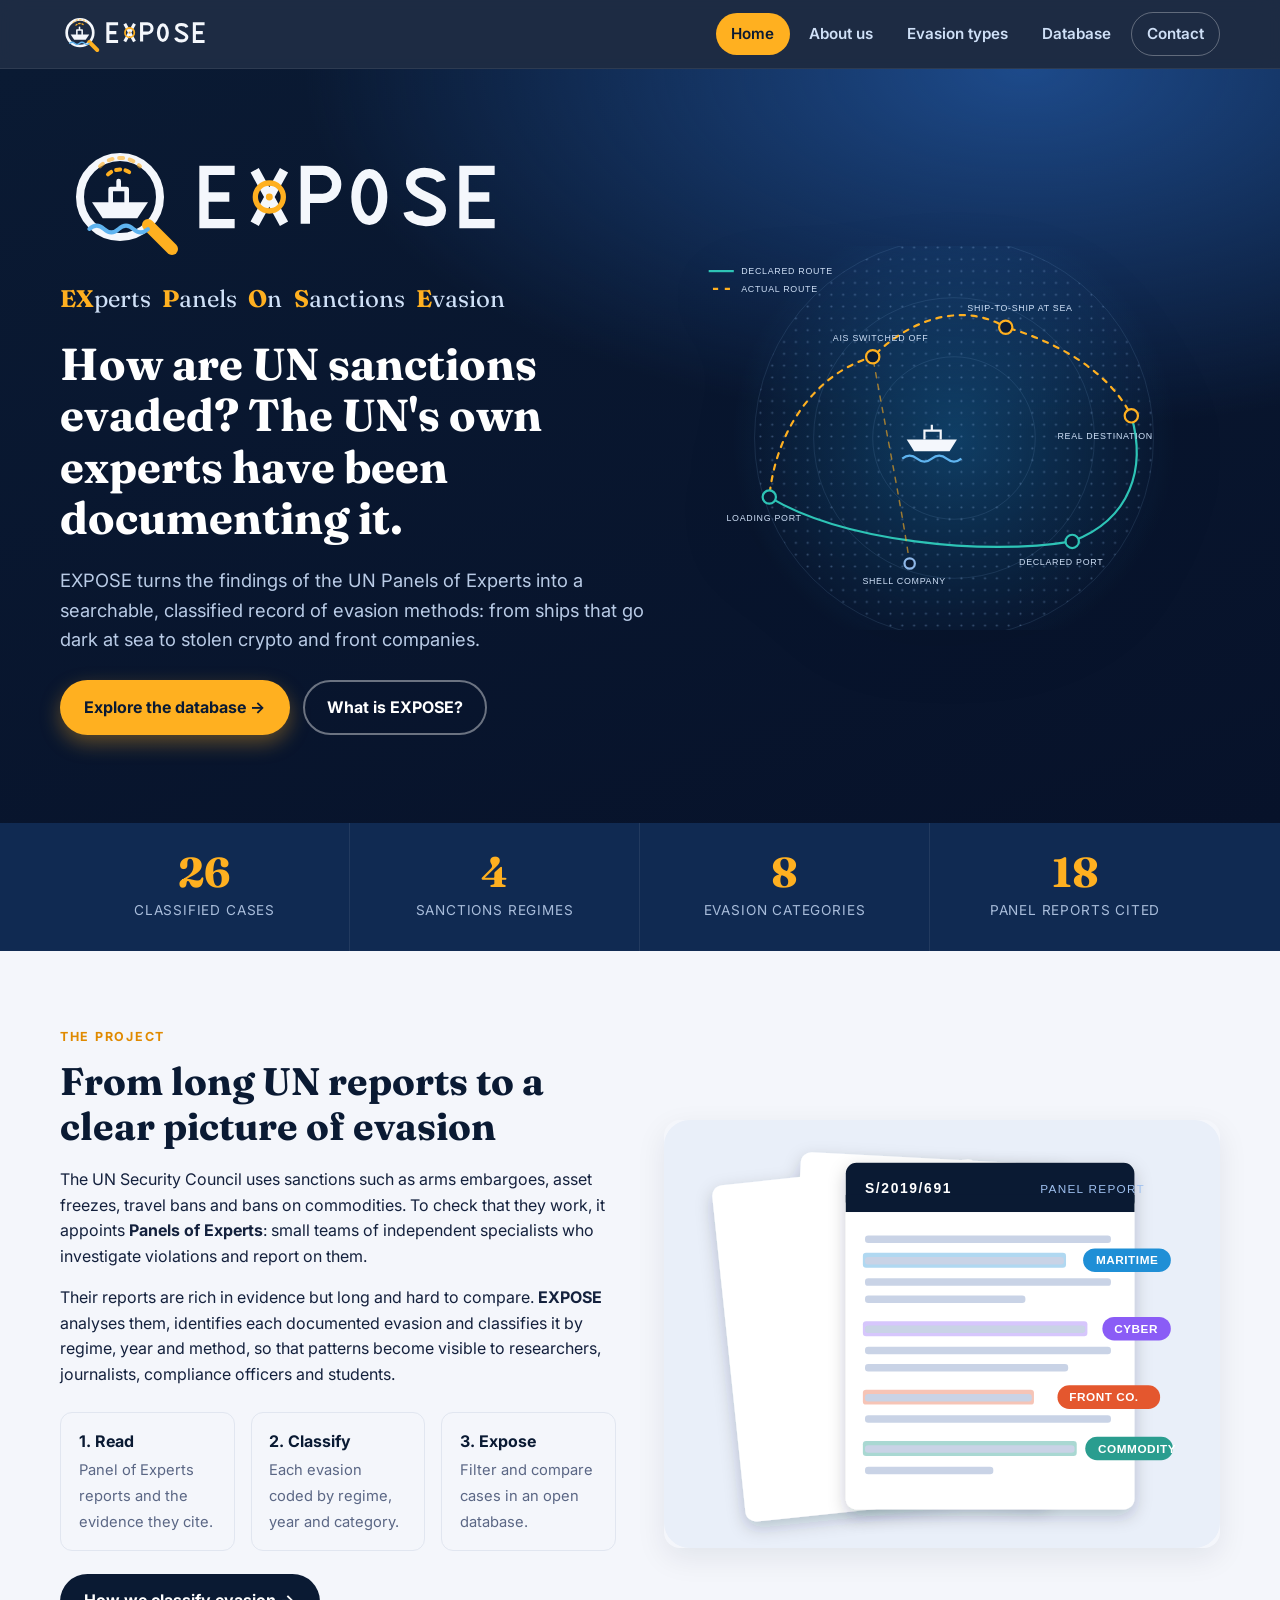
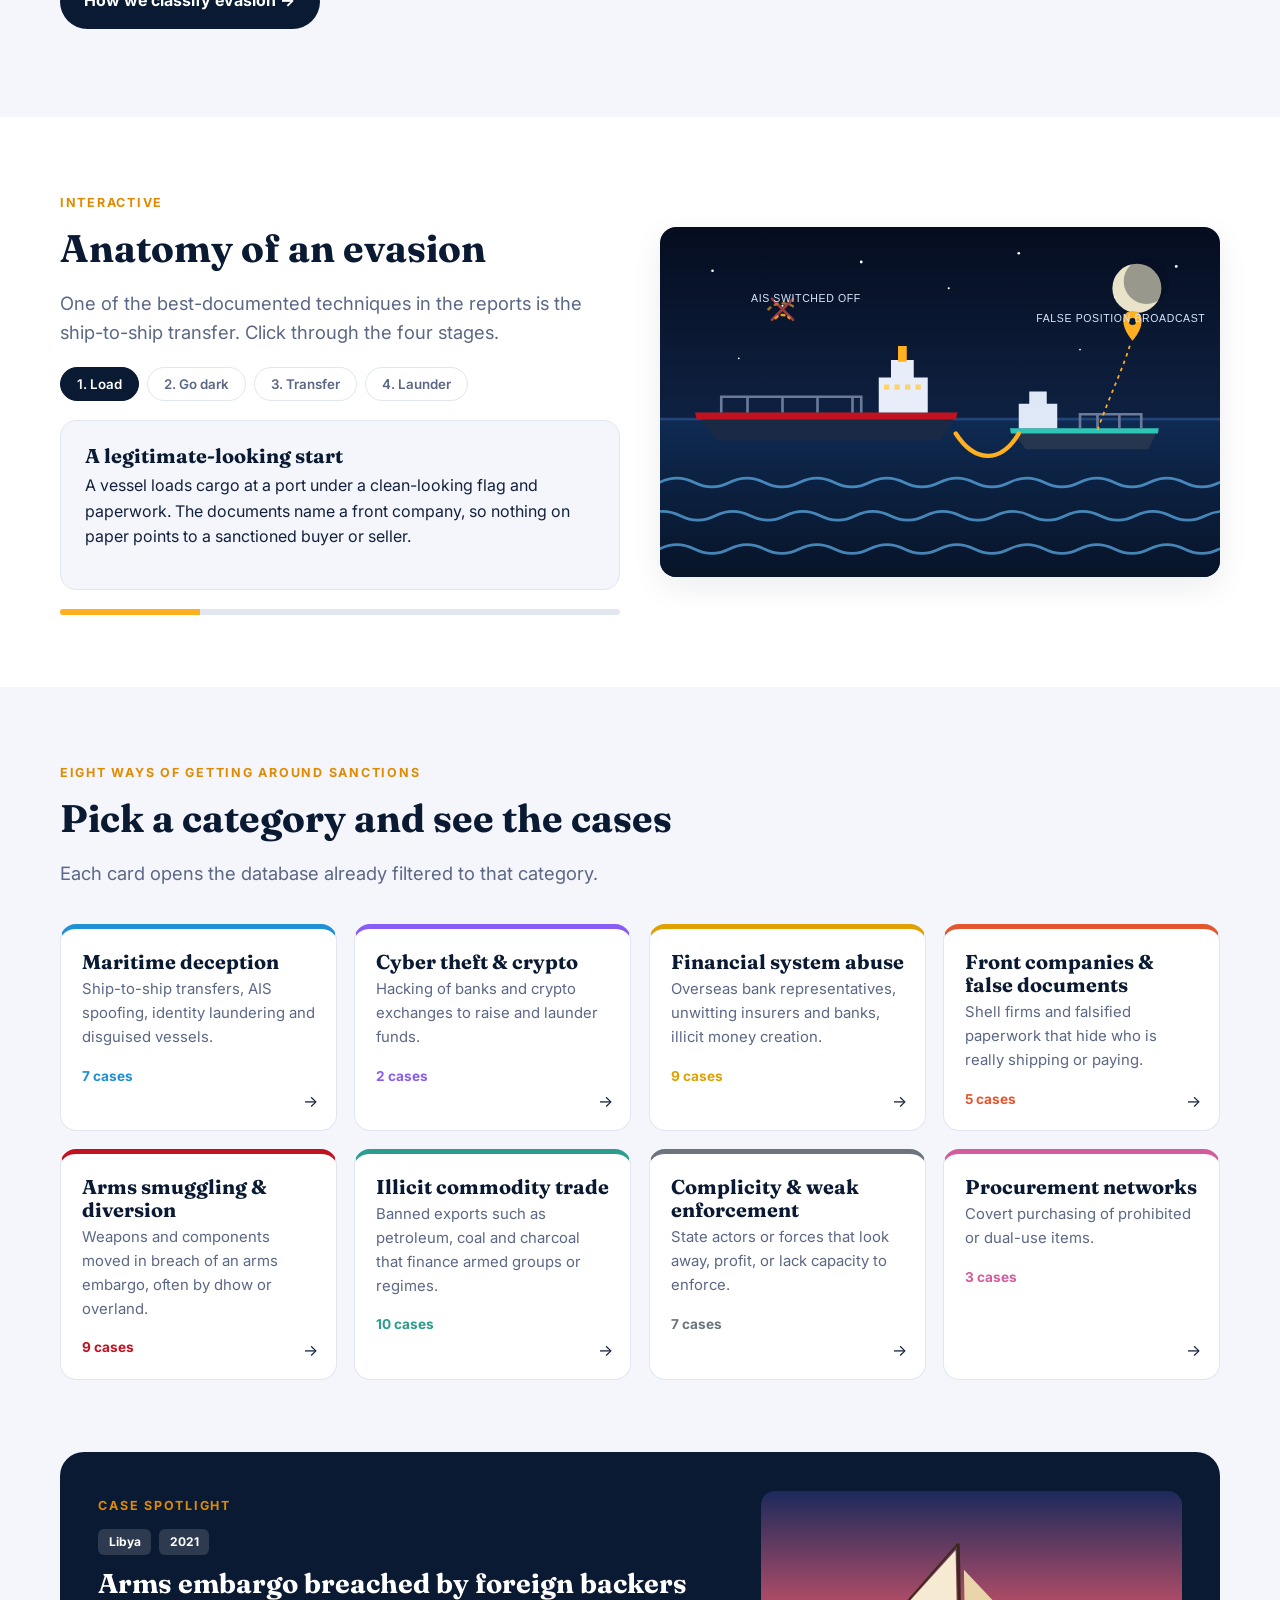
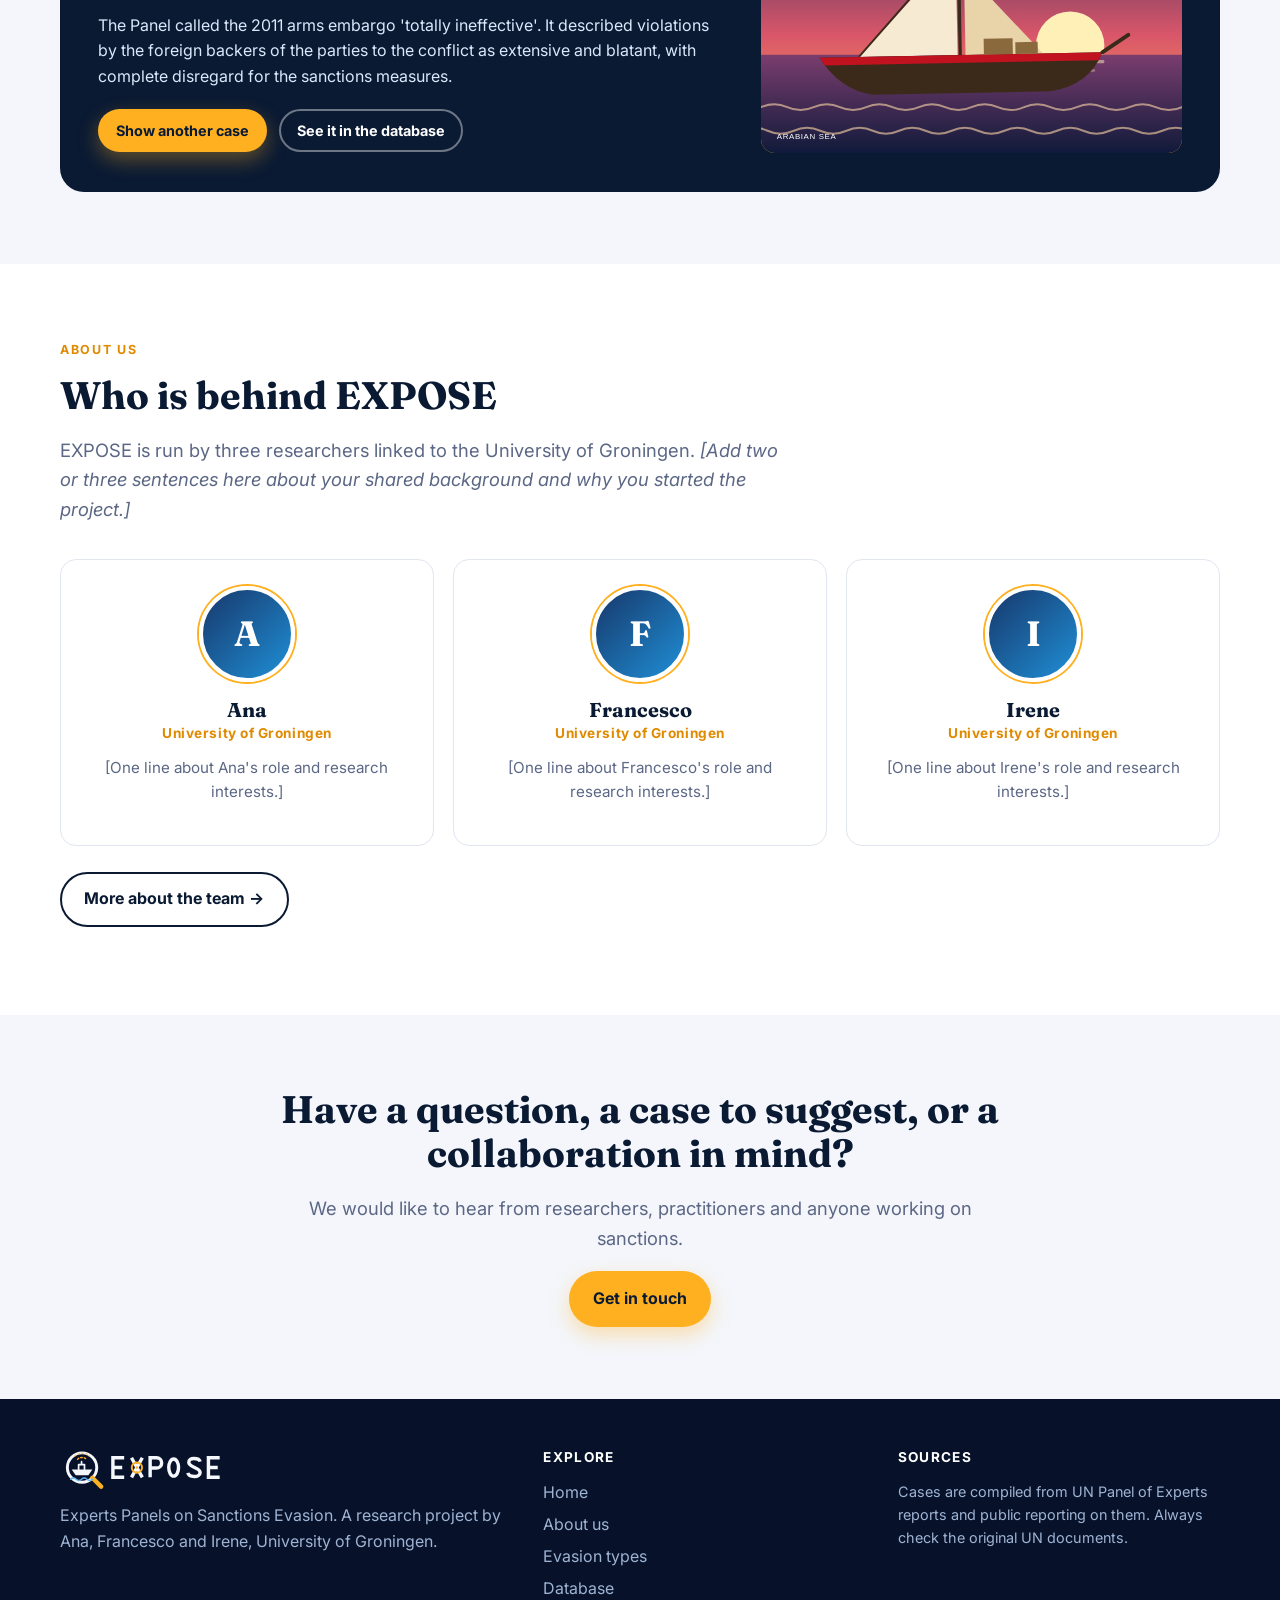
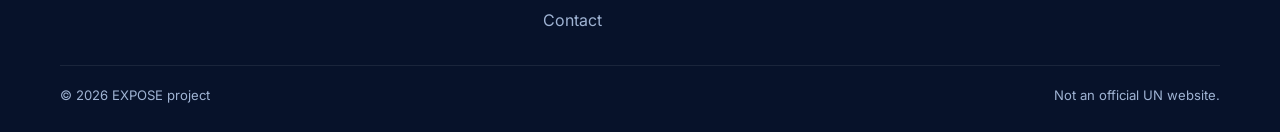
<file: index.html>
<!DOCTYPE html>
<html lang="en">
<head>
  <meta charset="utf-8">
  <meta name="viewport" content="width=device-width, initial-scale=1">
  <title>EXPOSE – Experts Panels on Sanctions Evasion</title>
  <meta name="description" content="EXPOSE shows how UN sanctions are evaded, using evidence gathered by the UN Panels of Experts.">
  <link rel="icon" href="assets/favicon.svg" type="image/svg+xml">
  <link rel="preconnect" href="https://fonts.googleapis.com">
  <link href="https://fonts.googleapis.com/css2?family=Fraunces:opsz,wght@9..144,600;9..144,700&family=Inter:wght@400;600;700;800&display=swap" rel="stylesheet">
  <link rel="stylesheet" href="css/style.css">
</head>
<body data-page="home">
  <a class="skip" href="#main">Skip to content</a>
  <header class="site-header">
    <div class="container nav">
      <a class="brand" href="index.html" aria-label="EXPOSE home"><img src="assets/logo.svg" alt="EXPOSE"></a>
      <button class="menu-toggle" aria-expanded="false" aria-controls="menu">&#9776; Menu</button>
      <ul id="menu" class="menu">
        <li><a href="index.html" aria-current="page">Home</a></li>
        <li><a href="about.html">About us</a></li>
        <li><a href="evasion-types.html">Evasion types</a></li>
        <li><a href="database.html">Database</a></li>
        <li class="cta"><a href="contact.html">Contact</a></li>
      </ul>
    </div>
  </header>

  <main id="main">
    <!-- HERO -->
    <section class="hero">
      <div class="container grid">
        <div>
          <img class="logo-big" src="assets/logo.svg" alt="EXPOSE logo: a lens revealing a ship whose AIS signal is hidden">
          <p class="expansion" aria-label="EXPOSE stands for Experts Panels On Sanctions Evasion">
            <span><b>EX</b>perts</span> <span><b>P</b>anels</span> <span><b>O</b>n</span> <span><b>S</b>anctions</span> <span><b>E</b>vasion</span>
          </p>
          <h1>How are UN sanctions evaded? The UN's own experts have been documenting it.</h1>
          <p class="lead">EXPOSE turns the findings of the UN Panels of Experts into a searchable, classified record of evasion methods: from ships that go dark at sea to stolen crypto and front companies.</p>
          <div class="actions">
            <a class="btn btn-primary" href="database.html">Explore the database &rarr;</a>
            <a class="btn btn-ghost" href="#project">What is EXPOSE?</a>
          </div>
        </div>
        <div class="hero-art">
          <img src="assets/img/hero-routes.svg" alt="Illustration: the declared shipping route versus the hidden route used to evade sanctions">
        </div>
      </div>
    </section>

    <!-- STATS -->
    <div class="stats">
      <div class="container row">
        <div class="stat"><div class="num" data-count="cases">0</div><div class="lab">Classified cases</div></div>
        <div class="stat"><div class="num" data-count="regimes">0</div><div class="lab">Sanctions regimes</div></div>
        <div class="stat"><div class="num" data-count="categories">0</div><div class="lab">Evasion categories</div></div>
        <div class="stat"><div class="num" data-count="reports">0</div><div class="lab">Panel reports cited</div></div>
      </div>
    </div>

    <!-- PROJECT -->
    <section id="project">
      <div class="container split">
        <div class="reveal">
          <span class="eyebrow">The project</span>
          <h2>From long UN reports to a clear picture of evasion</h2>
          <p>The UN Security Council uses sanctions such as arms embargoes, asset freezes, travel bans and bans on commodities. To check that they work, it appoints <strong>Panels of Experts</strong>: small teams of independent specialists who investigate violations and report on them.</p>
          <p>Their reports are rich in evidence but long and hard to compare. <strong>EXPOSE</strong> analyses them, identifies each documented evasion and classifies it by regime, year and method, so that patterns become visible to researchers, journalists, compliance officers and students.</p>
          <div class="pillars">
            <div class="pillar"><b>1. Read</b><span>Panel of Experts reports and the evidence they cite.</span></div>
            <div class="pillar"><b>2. Classify</b><span>Each evasion coded by regime, year and category.</span></div>
            <div class="pillar"><b>3. Expose</b><span>Filter and compare cases in an open database.</span></div>
          </div>
          <p style="margin-top:1.4rem"><a class="btn btn-dark" href="evasion-types.html">How we classify evasion &rarr;</a></p>
        </div>
        <div class="reveal">
          <img class="rounded" src="assets/img/report-stack.svg" alt="Pages of a UN Panel of Experts report with passages highlighted and tagged by evasion category" loading="lazy">
        </div>
      </div>
    </section>

    <!-- STEPPER -->
    <section class="section-alt">
      <div class="container stepper">
        <div class="reveal">
          <span class="eyebrow">Interactive</span>
          <h2>Anatomy of an evasion</h2>
          <p class="lead" style="margin-bottom:1.2rem">One of the best-documented techniques in the reports is the ship-to-ship transfer. Click through the four stages.</p>
          <div class="tabs" role="tablist" aria-label="Stages of a ship-to-ship transfer">
            <button class="tab" role="tab" aria-selected="true" aria-controls="step-panel">1. Load</button>
            <button class="tab" role="tab" aria-selected="false" aria-controls="step-panel">2. Go dark</button>
            <button class="tab" role="tab" aria-selected="false" aria-controls="step-panel">3. Transfer</button>
            <button class="tab" role="tab" aria-selected="false" aria-controls="step-panel">4. Launder</button>
          </div>
          <div id="step-panel" class="tabpanel" role="tabpanel" aria-live="polite"></div>
          <div class="progress" aria-hidden="true"><i id="step-bar"></i></div>
        </div>
        <div class="reveal">
          <img class="rounded" src="assets/img/tanker-sts.svg" alt="Illustration: a large tanker and a smaller vessel exchange cargo at night while the tanker's AIS signal is switched off" loading="lazy">
        </div>
      </div>
    </section>

    <!-- CATEGORIES -->
    <section>
      <div class="container">
        <div class="section-head reveal">
          <span class="eyebrow">Eight ways of getting around sanctions</span>
          <h2>Pick a category and see the cases</h2>
          <p class="lead">Each card opens the database already filtered to that category.</p>
        </div>
        <div id="cat-grid" class="cat-grid"></div>
      </div>
    </section>

    <!-- SPOTLIGHT -->
    <section style="padding-top:0">
      <div class="container">
        <div class="spotlight reveal">
          <div>
            <span class="eyebrow">Case spotlight</span>
            <div class="meta" id="spot-meta"></div>
            <h3 id="spot-title" style="font-size:1.7rem"></h3>
            <p id="spot-text"></p>
            <p style="display:flex;gap:.7rem;flex-wrap:wrap;margin:1.2rem 0 0">
              <button id="spot-next" class="btn btn-primary btn-sm" type="button">Show another case</button>
              <a id="spot-link" class="btn btn-ghost btn-sm" href="database.html">See it in the database</a>
            </p>
          </div>
          <img id="spot-img" src="assets/img/tanker-sts.svg" alt="" aria-hidden="true">
        </div>
        <span id="spotlight-body" hidden></span>
      </div>
    </section>

    <!-- ABOUT US (short) -->
    <section class="section-alt" id="about-us">
      <div class="container">
        <div class="section-head reveal">
          <span class="eyebrow">About us</span>
          <h2>Who is behind EXPOSE</h2>
          <!-- ======= SHORT ABOUT-US TEXT: replace the paragraph below with your own ======= -->
          <p class="lead">EXPOSE is run by three researchers linked to the University of Groningen. <em>[Add two or three sentences here about your shared background and why you started the project.]</em></p>
        </div>
        <div class="team reveal">
          <div class="person"><div class="avatar" aria-hidden="true">A</div><h3>Ana</h3><div class="role">University of Groningen</div><p>[One line about Ana's role and research interests.]</p></div>
          <div class="person"><div class="avatar" aria-hidden="true">F</div><h3>Francesco</h3><div class="role">University of Groningen</div><p>[One line about Francesco's role and research interests.]</p></div>
          <div class="person"><div class="avatar" aria-hidden="true">I</div><h3>Irene</h3><div class="role">University of Groningen</div><p>[One line about Irene's role and research interests.]</p></div>
        </div>
        <p style="margin-top:1.6rem"><a class="btn btn-outline" href="about.html">More about the team &rarr;</a></p>
      </div>
    </section>

    <!-- CTA -->
    <section>
      <div class="container" style="text-align:center;max-width:720px">
        <h2>Have a question, a case to suggest, or a collaboration in mind?</h2>
        <p class="lead" style="margin-inline:auto">We would like to hear from researchers, practitioners and anyone working on sanctions.</p>
        <a class="btn btn-primary" href="contact.html">Get in touch</a>
      </div>
    </section>
  </main>

  <footer class="site-footer">
    <div class="container">
      <div class="foot">
        <div>
          <img src="assets/logo.svg" alt="EXPOSE">
          <p>Experts Panels on Sanctions Evasion. A research project by Ana, Francesco and Irene, University of Groningen.</p>
        </div>
        <div><h4>Explore</h4><ul><li><a href="index.html">Home</a></li><li><a href="about.html">About us</a></li><li><a href="evasion-types.html">Evasion types</a></li><li><a href="database.html">Database</a></li><li><a href="contact.html">Contact</a></li></ul></div>
        <div><h4>Sources</h4><p style="font-size:.9rem">Cases are compiled from UN Panel of Experts reports and public reporting on them. Always check the original UN documents.</p></div>
      </div>
      <div class="legal"><span>&copy; <span data-year></span> EXPOSE project</span><span>Not an official UN website.</span></div>
    </div>
  </footer>

  <script src="data/cases.js"></script>
  <script src="js/main.js"></script>
</body>
</html>
</file>
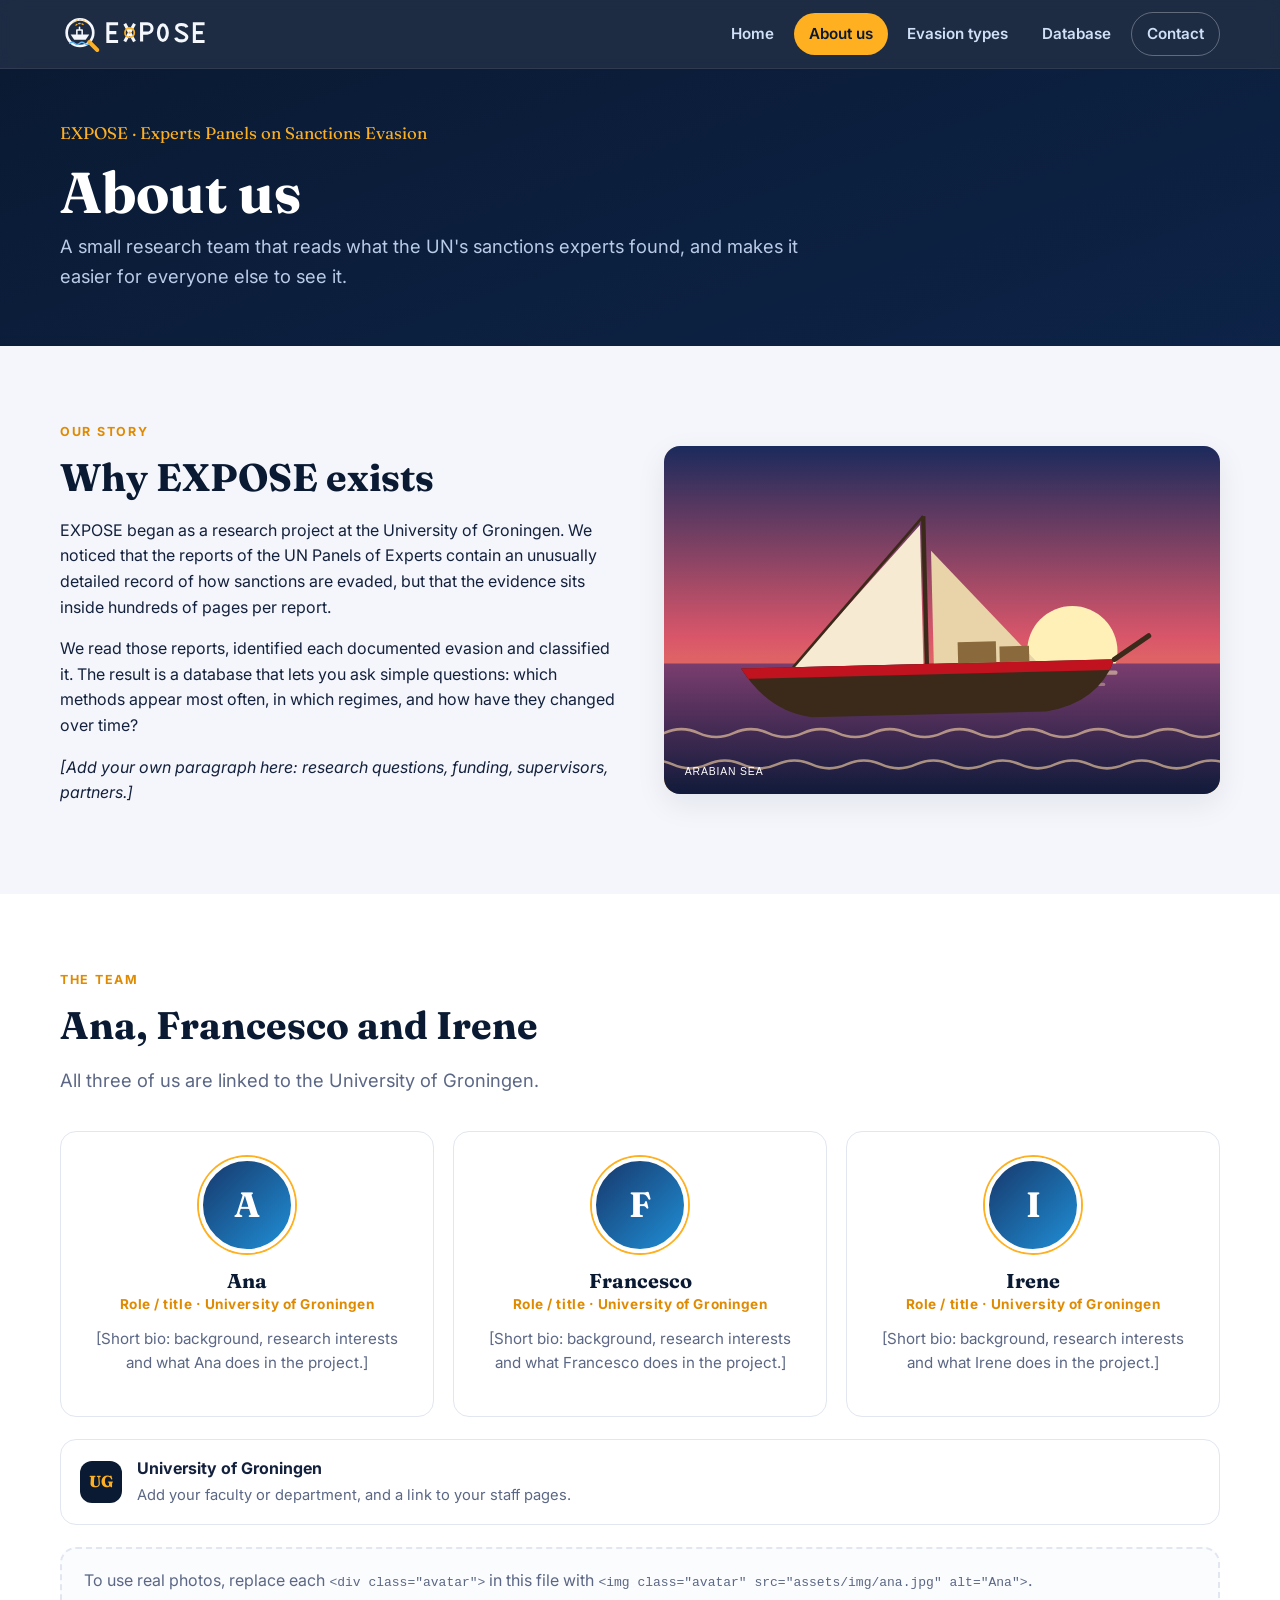
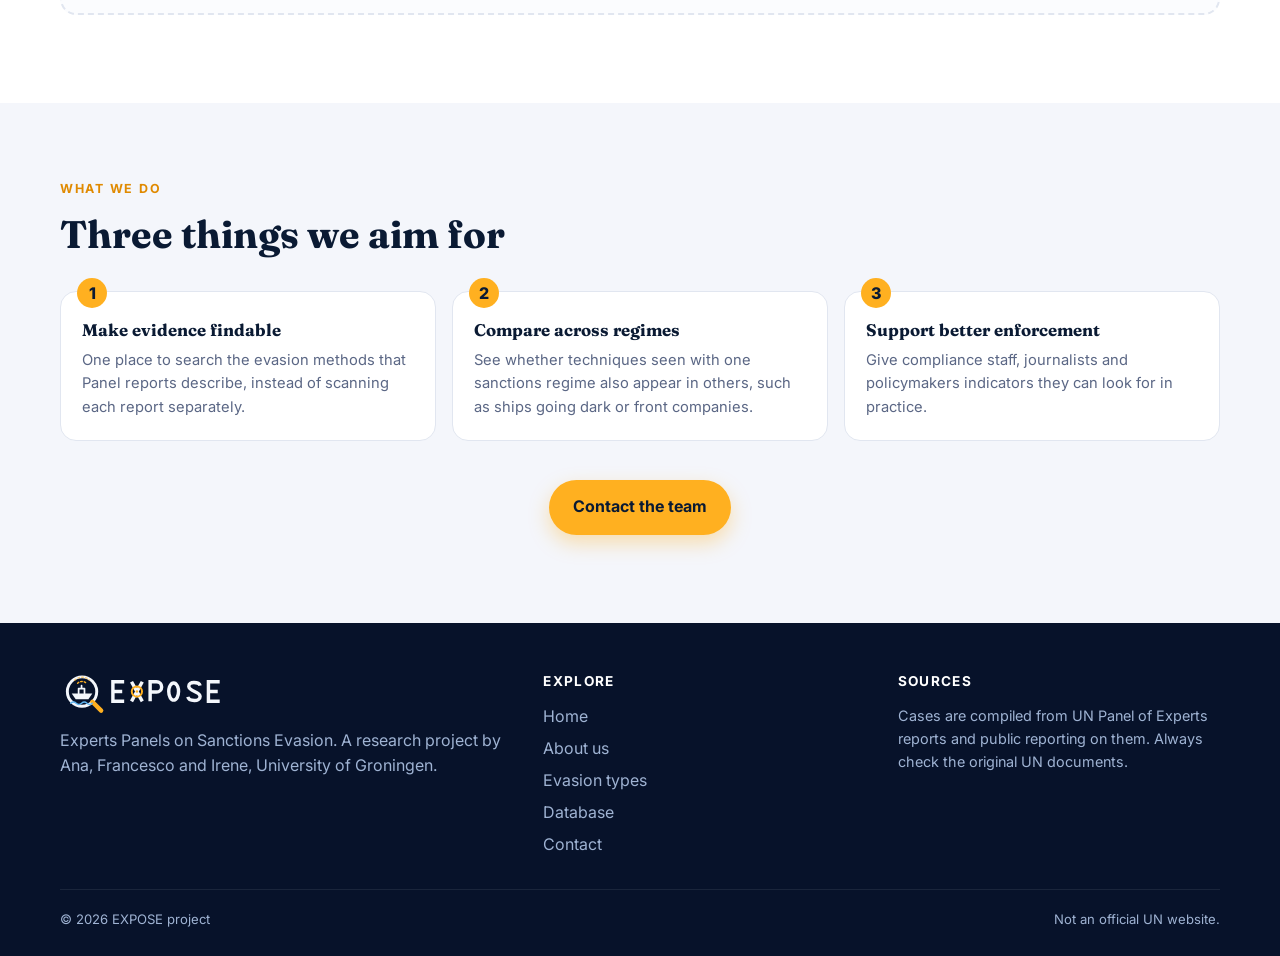
<file: about.html>
<!DOCTYPE html>
<html lang="en">
<head>
  <meta charset="utf-8">
  <meta name="viewport" content="width=device-width, initial-scale=1">
  <title>About us – EXPOSE</title>
  <meta name="description" content="The team behind EXPOSE, Experts Panels on Sanctions Evasion, University of Groningen.">
  <link rel="icon" href="assets/favicon.svg" type="image/svg+xml">
  <link rel="preconnect" href="https://fonts.googleapis.com">
  <link href="https://fonts.googleapis.com/css2?family=Fraunces:opsz,wght@9..144,600;9..144,700&family=Inter:wght@400;600;700;800&display=swap" rel="stylesheet">
  <link rel="stylesheet" href="css/style.css">
</head>
<body data-page="about">
  <a class="skip" href="#main">Skip to content</a>
  <header class="site-header">
    <div class="container nav">
      <a class="brand" href="index.html" aria-label="EXPOSE home"><img src="assets/logo.svg" alt="EXPOSE"></a>
      <button class="menu-toggle" aria-expanded="false" aria-controls="menu">&#9776; Menu</button>
      <ul id="menu" class="menu">
        <li><a href="index.html">Home</a></li>
        <li><a href="about.html" aria-current="page">About us</a></li>
        <li><a href="evasion-types.html">Evasion types</a></li>
        <li><a href="database.html">Database</a></li>
        <li class="cta"><a href="contact.html">Contact</a></li>
      </ul>
    </div>
  </header>

  <main id="main">
    <section class="page-hero">
      <div class="container">
        <div class="tagline">EXPOSE &middot; Experts Panels on Sanctions Evasion</div>
        <h1>About us</h1>
        <p class="lead">A small research team that reads what the UN's sanctions experts found, and makes it easier for everyone else to see it.</p>
      </div>
    </section>

    <section>
      <div class="container split">
        <div class="reveal">
          <span class="eyebrow">Our story</span>
          <h2>Why EXPOSE exists</h2>
          <!-- ======= REPLACE THIS TEXT WITH YOUR OWN ======= -->
          <p>EXPOSE began as a research project at the University of Groningen. We noticed that the reports of the UN Panels of Experts contain an unusually detailed record of how sanctions are evaded, but that the evidence sits inside hundreds of pages per report.</p>
          <p>We read those reports, identified each documented evasion and classified it. The result is a database that lets you ask simple questions: which methods appear most often, in which regimes, and how have they changed over time?</p>
          <p><em>[Add your own paragraph here: research questions, funding, supervisors, partners.]</em></p>
        </div>
        <div class="reveal">
          <img class="rounded" src="assets/img/dhow.svg" alt="Illustration of a traditional dhow at dusk in the Arabian Sea" loading="lazy">
        </div>
      </div>
    </section>

    <section class="section-alt">
      <div class="container">
        <div class="section-head reveal">
          <span class="eyebrow">The team</span>
          <h2>Ana, Francesco and Irene</h2>
          <p class="lead">All three of us are linked to the University of Groningen.</p>
        </div>
        <div class="team reveal">
          <article class="person">
            <div class="avatar" aria-hidden="true">A</div>
            <h3>Ana</h3><div class="role">Role / title &middot; University of Groningen</div>
            <p>[Short bio: background, research interests and what Ana does in the project.]</p>
          </article>
          <article class="person">
            <div class="avatar" aria-hidden="true">F</div>
            <h3>Francesco</h3><div class="role">Role / title &middot; University of Groningen</div>
            <p>[Short bio: background, research interests and what Francesco does in the project.]</p>
          </article>
          <article class="person">
            <div class="avatar" aria-hidden="true">I</div>
            <h3>Irene</h3><div class="role">Role / title &middot; University of Groningen</div>
            <p>[Short bio: background, research interests and what Irene does in the project.]</p>
          </article>
        </div>
        <div class="uni reveal">
          <div class="dot" aria-hidden="true">UG</div>
          <div><strong>University of Groningen</strong><br><span style="color:var(--muted);font-size:.92rem">Add your faculty or department, and a link to your staff pages.</span></div>
        </div>
        <p class="placeholder-note reveal" style="margin-top:1.4rem">To use real photos, replace each <code>&lt;div class="avatar"&gt;</code> in this file with <code>&lt;img class="avatar" src="assets/img/ana.jpg" alt="Ana"&gt;</code>.</p>
      </div>
    </section>

    <section>
      <div class="container">
        <div class="section-head reveal">
          <span class="eyebrow">What we do</span>
          <h2>Three things we aim for</h2>
        </div>
        <div class="steps" style="grid-template-columns:repeat(3,1fr)">
          <div class="step reveal"><h3>Make evidence findable</h3><p>One place to search the evasion methods that Panel reports describe, instead of scanning each report separately.</p></div>
          <div class="step reveal"><h3>Compare across regimes</h3><p>See whether techniques seen with one sanctions regime also appear in others, such as ships going dark or front companies.</p></div>
          <div class="step reveal"><h3>Support better enforcement</h3><p>Give compliance staff, journalists and policymakers indicators they can look for in practice.</p></div>
        </div>
        <p style="text-align:center;margin-top:2.4rem"><a class="btn btn-primary" href="contact.html">Contact the team</a></p>
      </div>
    </section>
  </main>

  <footer class="site-footer">
    <div class="container">
      <div class="foot">
        <div><img src="assets/logo.svg" alt="EXPOSE"><p>Experts Panels on Sanctions Evasion. A research project by Ana, Francesco and Irene, University of Groningen.</p></div>
        <div><h4>Explore</h4><ul><li><a href="index.html">Home</a></li><li><a href="about.html">About us</a></li><li><a href="evasion-types.html">Evasion types</a></li><li><a href="database.html">Database</a></li><li><a href="contact.html">Contact</a></li></ul></div>
        <div><h4>Sources</h4><p style="font-size:.9rem">Cases are compiled from UN Panel of Experts reports and public reporting on them. Always check the original UN documents.</p></div>
      </div>
      <div class="legal"><span>&copy; <span data-year></span> EXPOSE project</span><span>Not an official UN website.</span></div>
    </div>
  </footer>

  <script src="data/cases.js"></script>
  <script src="js/main.js"></script>
</body>
</html>
</file>
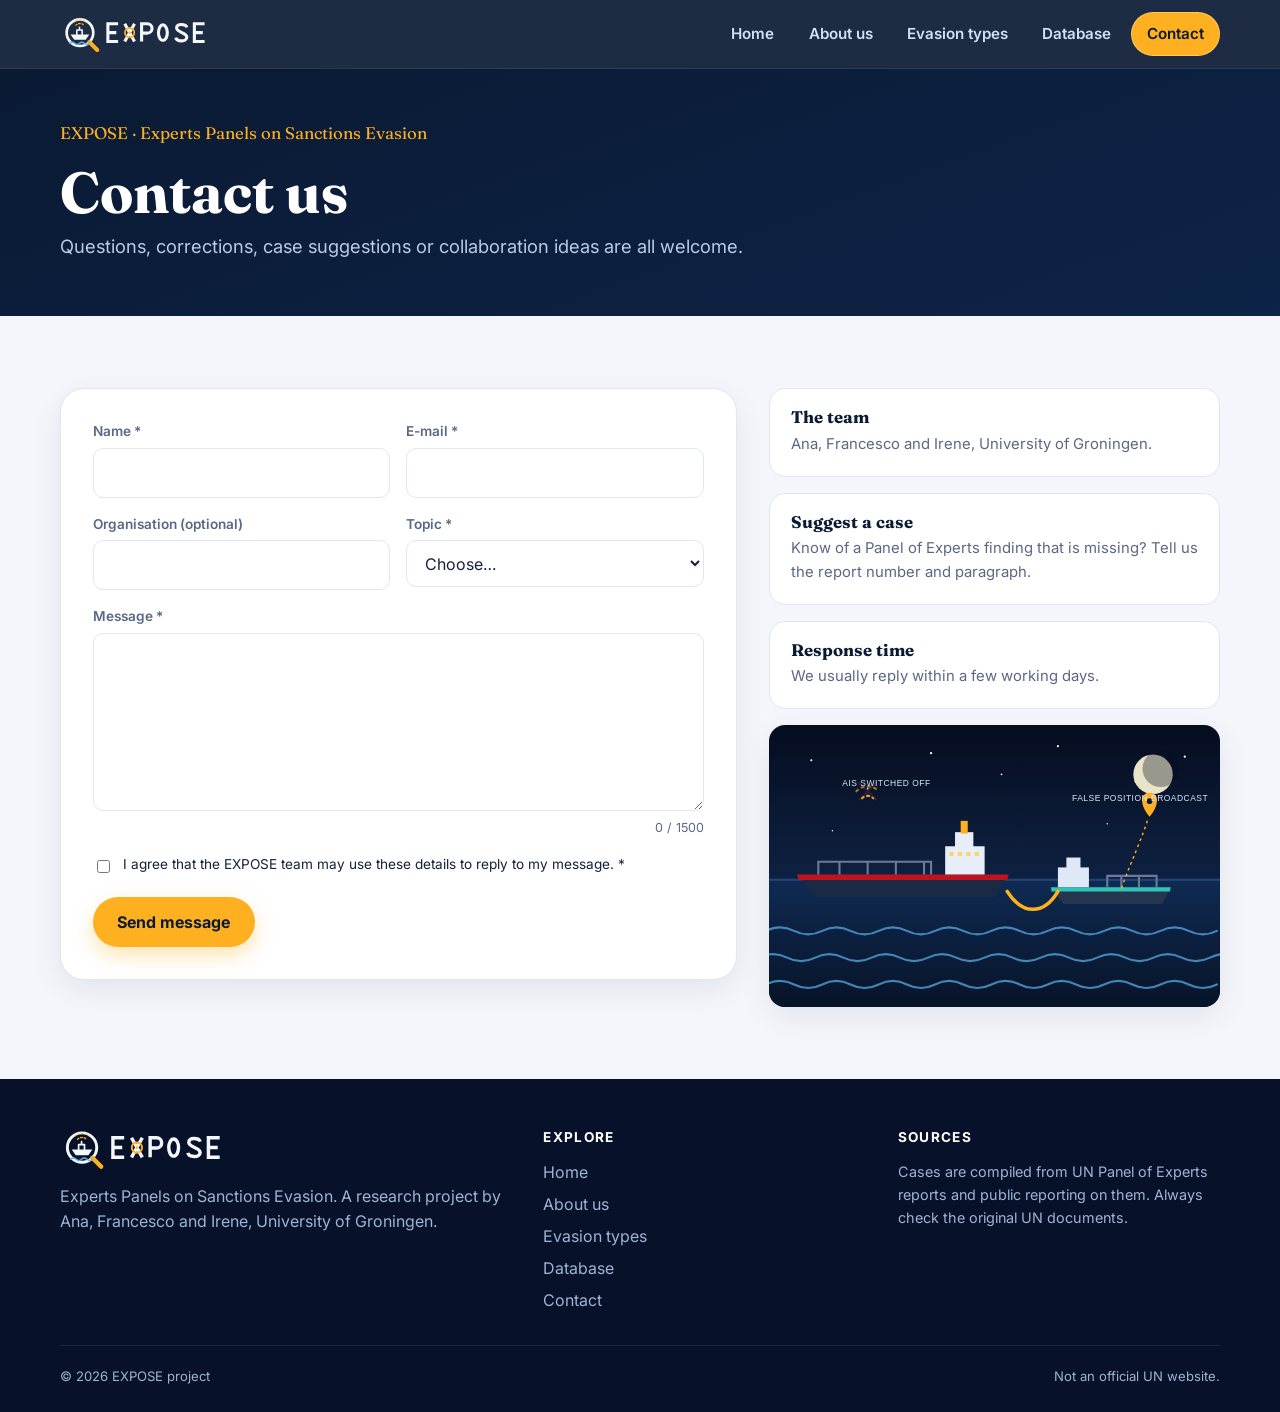
<file: contact.html>
<!DOCTYPE html>
<html lang="en">
<head>
  <meta charset="utf-8">
  <meta name="viewport" content="width=device-width, initial-scale=1">
  <title>Contact – EXPOSE</title>
  <meta name="description" content="Contact the EXPOSE team at the University of Groningen.">
  <link rel="icon" href="assets/favicon.svg" type="image/svg+xml">
  <link rel="preconnect" href="https://fonts.googleapis.com">
  <link href="https://fonts.googleapis.com/css2?family=Fraunces:opsz,wght@9..144,600;9..144,700&family=Inter:wght@400;600;700;800&display=swap" rel="stylesheet">
  <link rel="stylesheet" href="css/style.css">
</head>
<body data-page="contact">
  <a class="skip" href="#main">Skip to content</a>
  <header class="site-header">
    <div class="container nav">
      <a class="brand" href="index.html" aria-label="EXPOSE home"><img src="assets/logo.svg" alt="EXPOSE"></a>
      <button class="menu-toggle" aria-expanded="false" aria-controls="menu">&#9776; Menu</button>
      <ul id="menu" class="menu">
        <li><a href="index.html">Home</a></li>
        <li><a href="about.html">About us</a></li>
        <li><a href="evasion-types.html">Evasion types</a></li>
        <li><a href="database.html">Database</a></li>
        <li class="cta"><a href="contact.html" aria-current="page">Contact</a></li>
      </ul>
    </div>
  </header>

  <main id="main">
    <section class="page-hero">
      <div class="container">
        <div class="tagline">EXPOSE &middot; Experts Panels on Sanctions Evasion</div>
        <h1>Contact us</h1>
        <p class="lead">Questions, corrections, case suggestions or collaboration ideas are all welcome.</p>
      </div>
    </section>

    <section>
      <div class="container contact-grid">
        <div class="form-card">
          <form id="contact-form" novalidate>
            <div class="form-grid">
              <div class="field">
                <label for="name">Name *</label>
                <input id="name" name="name" type="text" autocomplete="name" required>
                <div class="err">Please enter your name.</div>
              </div>
              <div class="field">
                <label for="email">E-mail *</label>
                <input id="email" name="email" type="email" autocomplete="email" required>
                <div class="err">Please enter a valid e-mail address.</div>
              </div>
              <div class="field">
                <label for="affiliation">Organisation (optional)</label>
                <input id="affiliation" name="affiliation" type="text" autocomplete="organization">
              </div>
              <div class="field">
                <label for="topic">Topic *</label>
                <select id="topic" name="topic" required>
                  <option value="">Choose&hellip;</option>
                  <option>General question</option>
                  <option>Suggest or correct a case</option>
                  <option>Collaboration or data</option>
                  <option>Media or teaching</option>
                  <option>Other</option>
                </select>
                <div class="err">Please choose a topic.</div>
              </div>
              <div class="field full">
                <label for="message">Message *</label>
                <textarea id="message" name="message" rows="6" maxlength="1500" required></textarea>
                <div class="counter" id="counter">0 / 1500</div>
                <div class="err">Please write at least 10 characters.</div>
              </div>
              <div class="field full">
                <label style="display:flex;gap:.6rem;align-items:flex-start;font-weight:400;color:var(--ink)">
                  <input id="consent" name="consent" type="checkbox" style="margin-top:.35rem">
                  <span>I agree that the EXPOSE team may use these details to reply to my message. *</span>
                </label>
                <div class="err">Please tick the box to continue.</div>
              </div>
              <div class="hp" aria-hidden="true"><label>Leave empty <input name="website" type="text" tabindex="-1" autocomplete="off"></label></div>
              <div class="full"><button class="btn btn-primary" type="submit">Send message</button></div>
            </div>
          </form>
          <div id="success" class="success" role="status"></div>
        </div>

        <div class="contact-side">
          <div class="info"><h3>The team</h3><p>Ana, Francesco and Irene, University of Groningen.</p></div>
          <div class="info"><h3>Suggest a case</h3><p>Know of a Panel of Experts finding that is missing? Tell us the report number and paragraph.</p></div>
          <div class="info"><h3>Response time</h3><p>We usually reply within a few working days.</p></div>
          <img class="rounded" src="assets/img/tanker-sts.svg" alt="Illustration of a ship-to-ship transfer at night" loading="lazy">
        </div>
      </div>
    </section>
  </main>

  <footer class="site-footer">
    <div class="container">
      <div class="foot">
        <div><img src="assets/logo.svg" alt="EXPOSE"><p>Experts Panels on Sanctions Evasion. A research project by Ana, Francesco and Irene, University of Groningen.</p></div>
        <div><h4>Explore</h4><ul><li><a href="index.html">Home</a></li><li><a href="about.html">About us</a></li><li><a href="evasion-types.html">Evasion types</a></li><li><a href="database.html">Database</a></li><li><a href="contact.html">Contact</a></li></ul></div>
        <div><h4>Sources</h4><p style="font-size:.9rem">Cases are compiled from UN Panel of Experts reports and public reporting on them. Always check the original UN documents.</p></div>
      </div>
      <div class="legal"><span>&copy; <span data-year></span> EXPOSE project</span><span>Not an official UN website.</span></div>
    </div>
  </footer>

  <script src="data/cases.js"></script>
  <script src="js/main.js"></script>
  <script src="js/contact.js"></script>
</body>
</html>
</file>
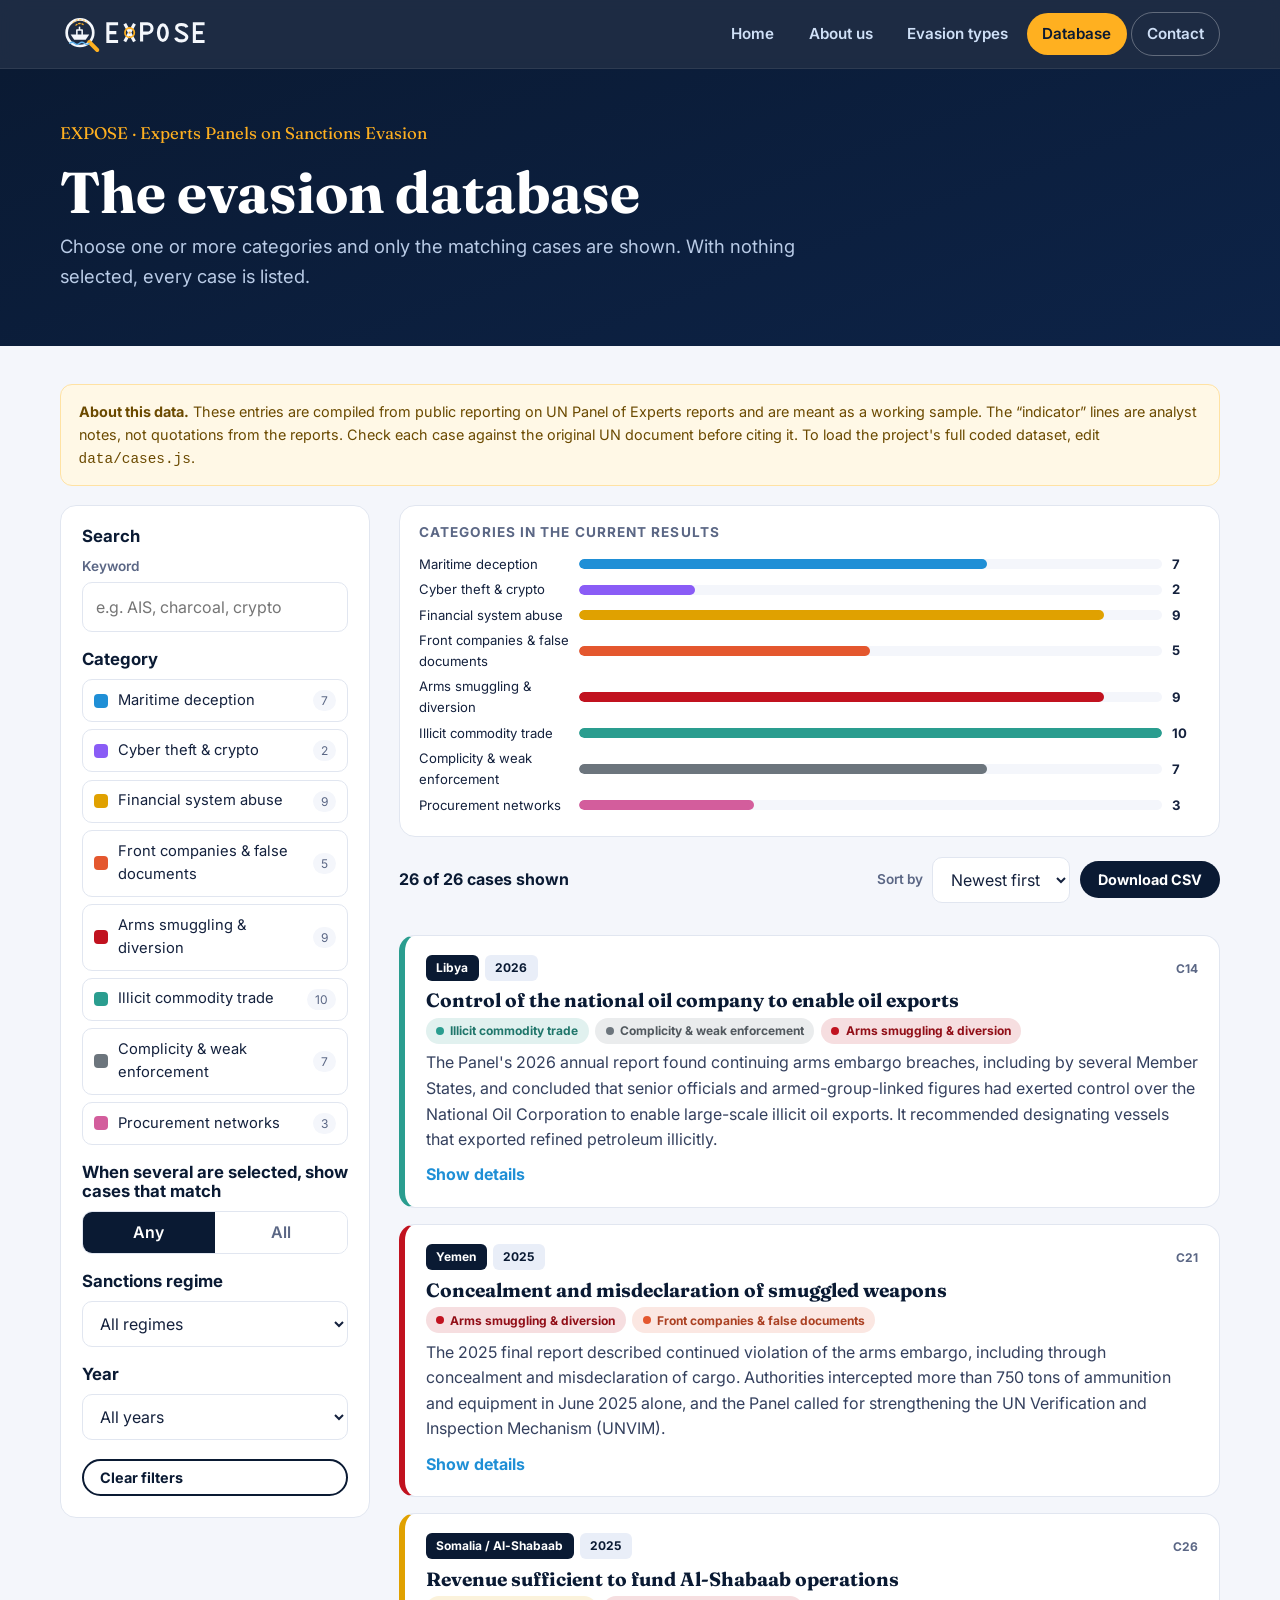
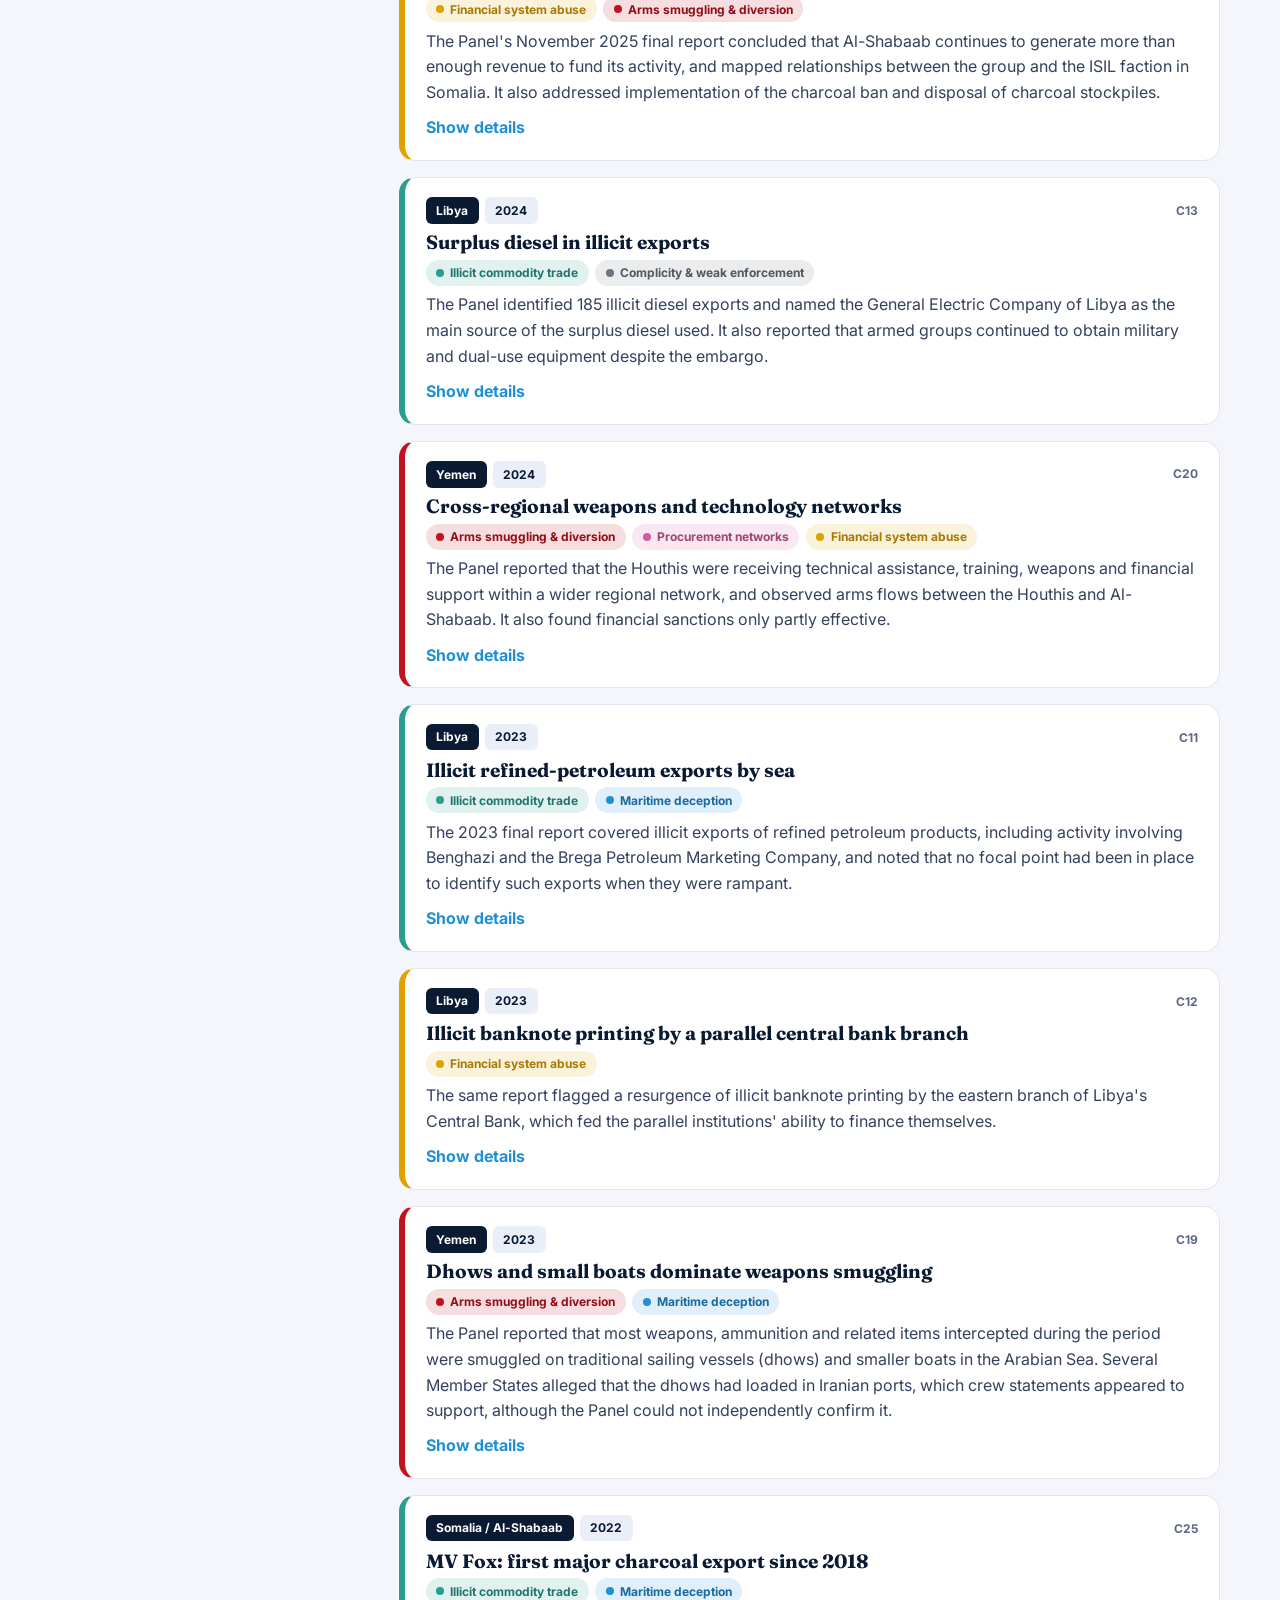
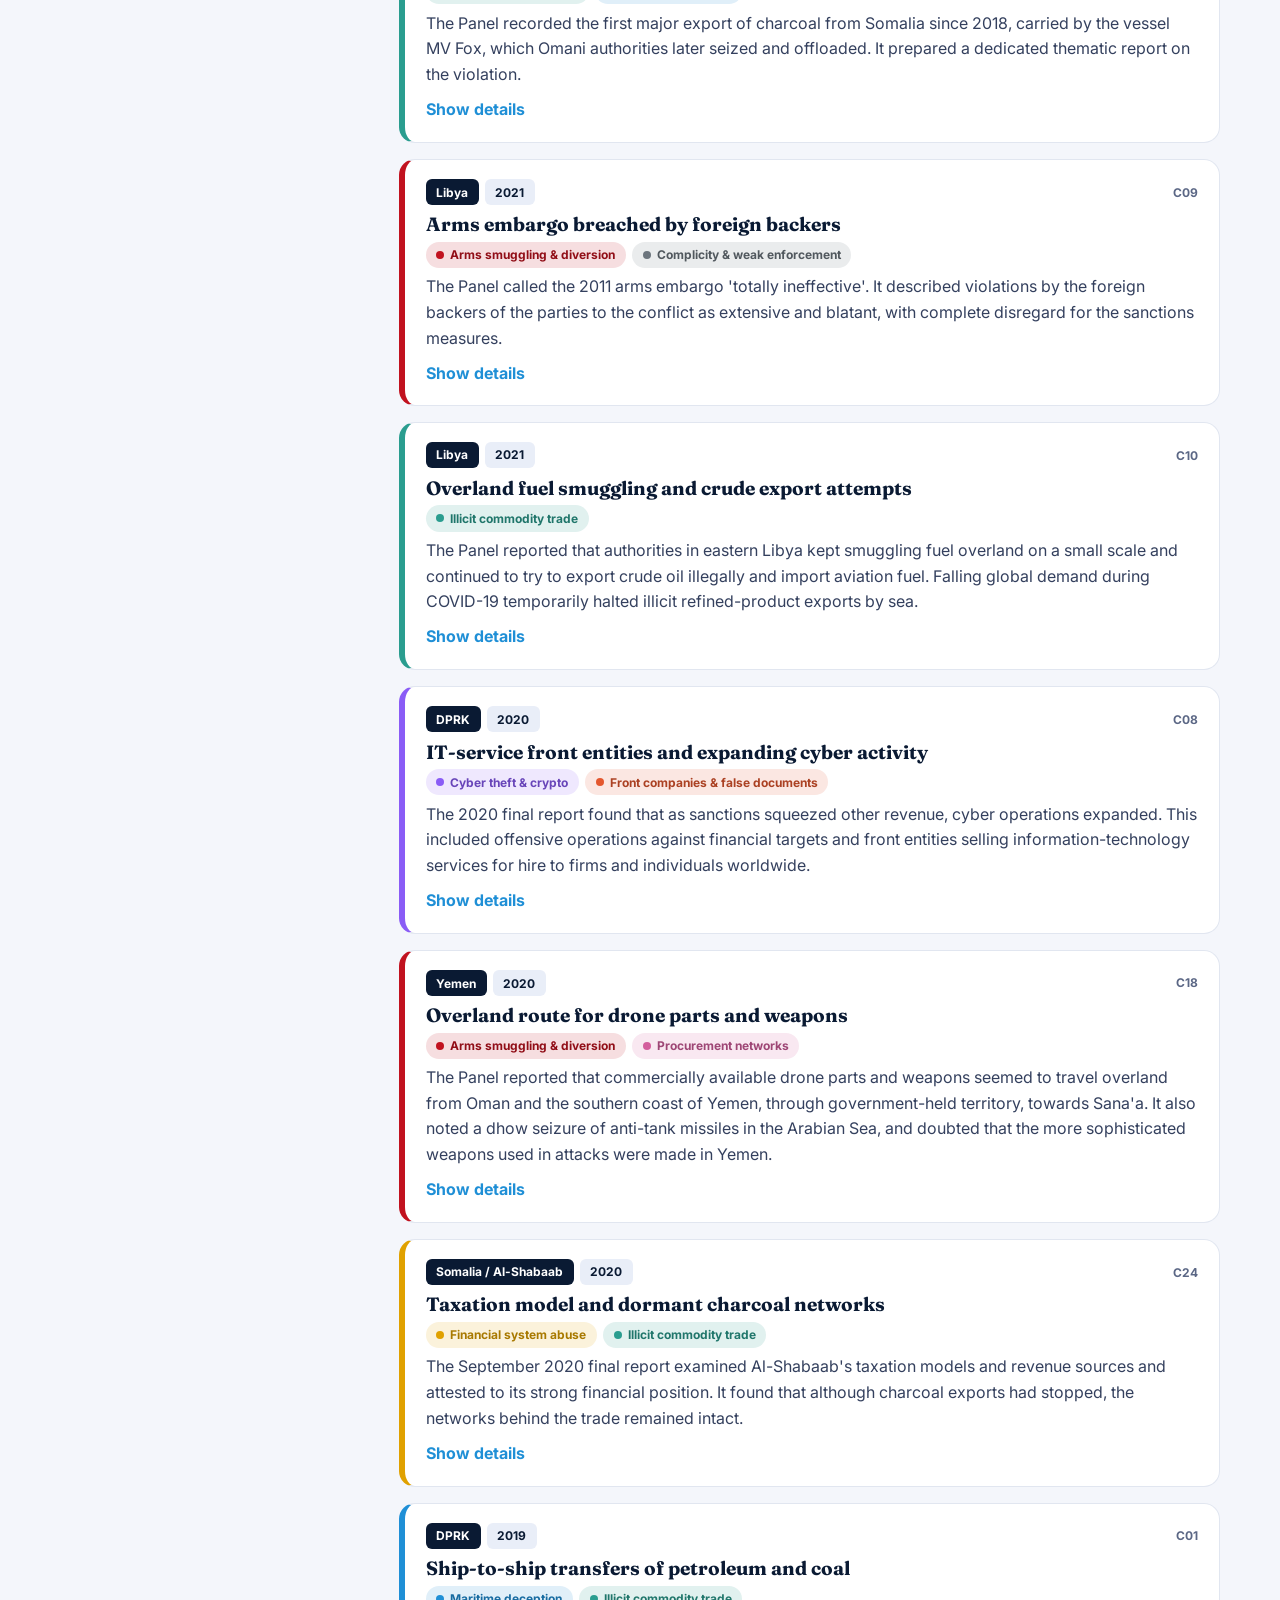
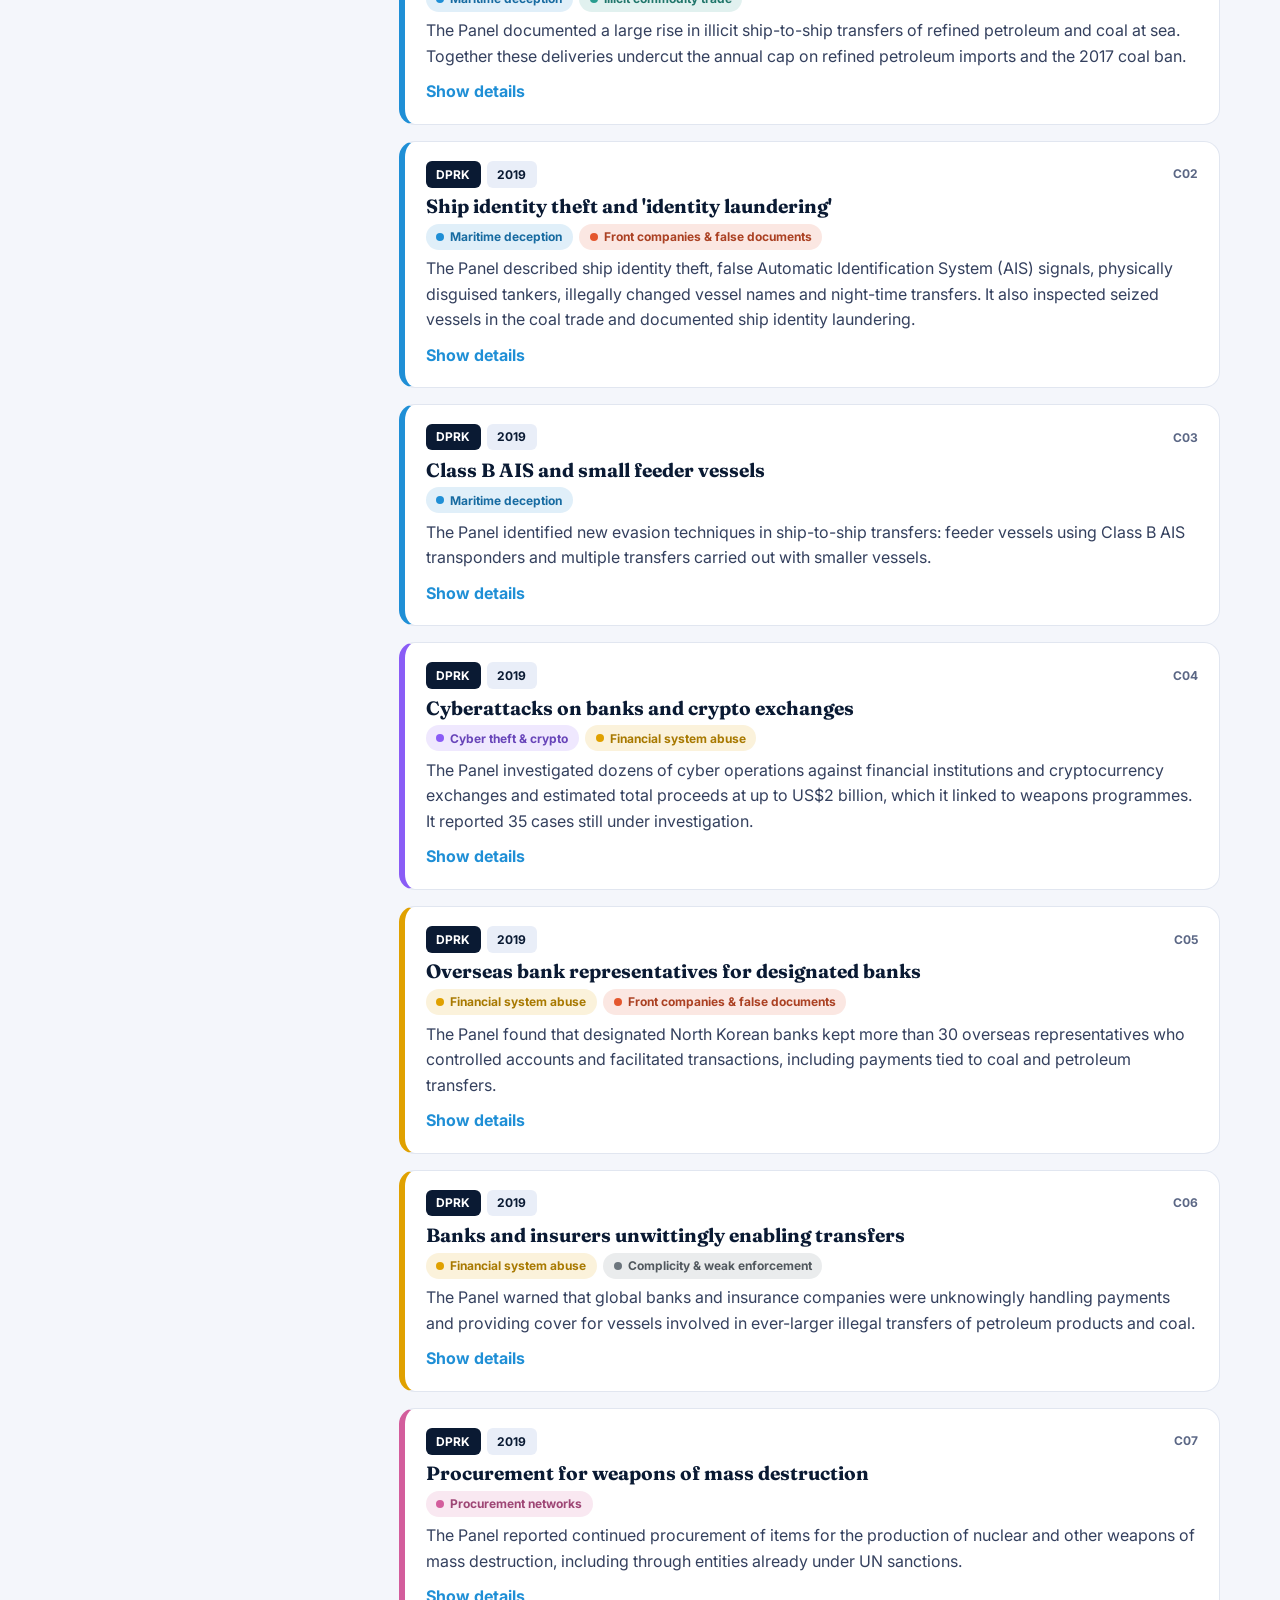
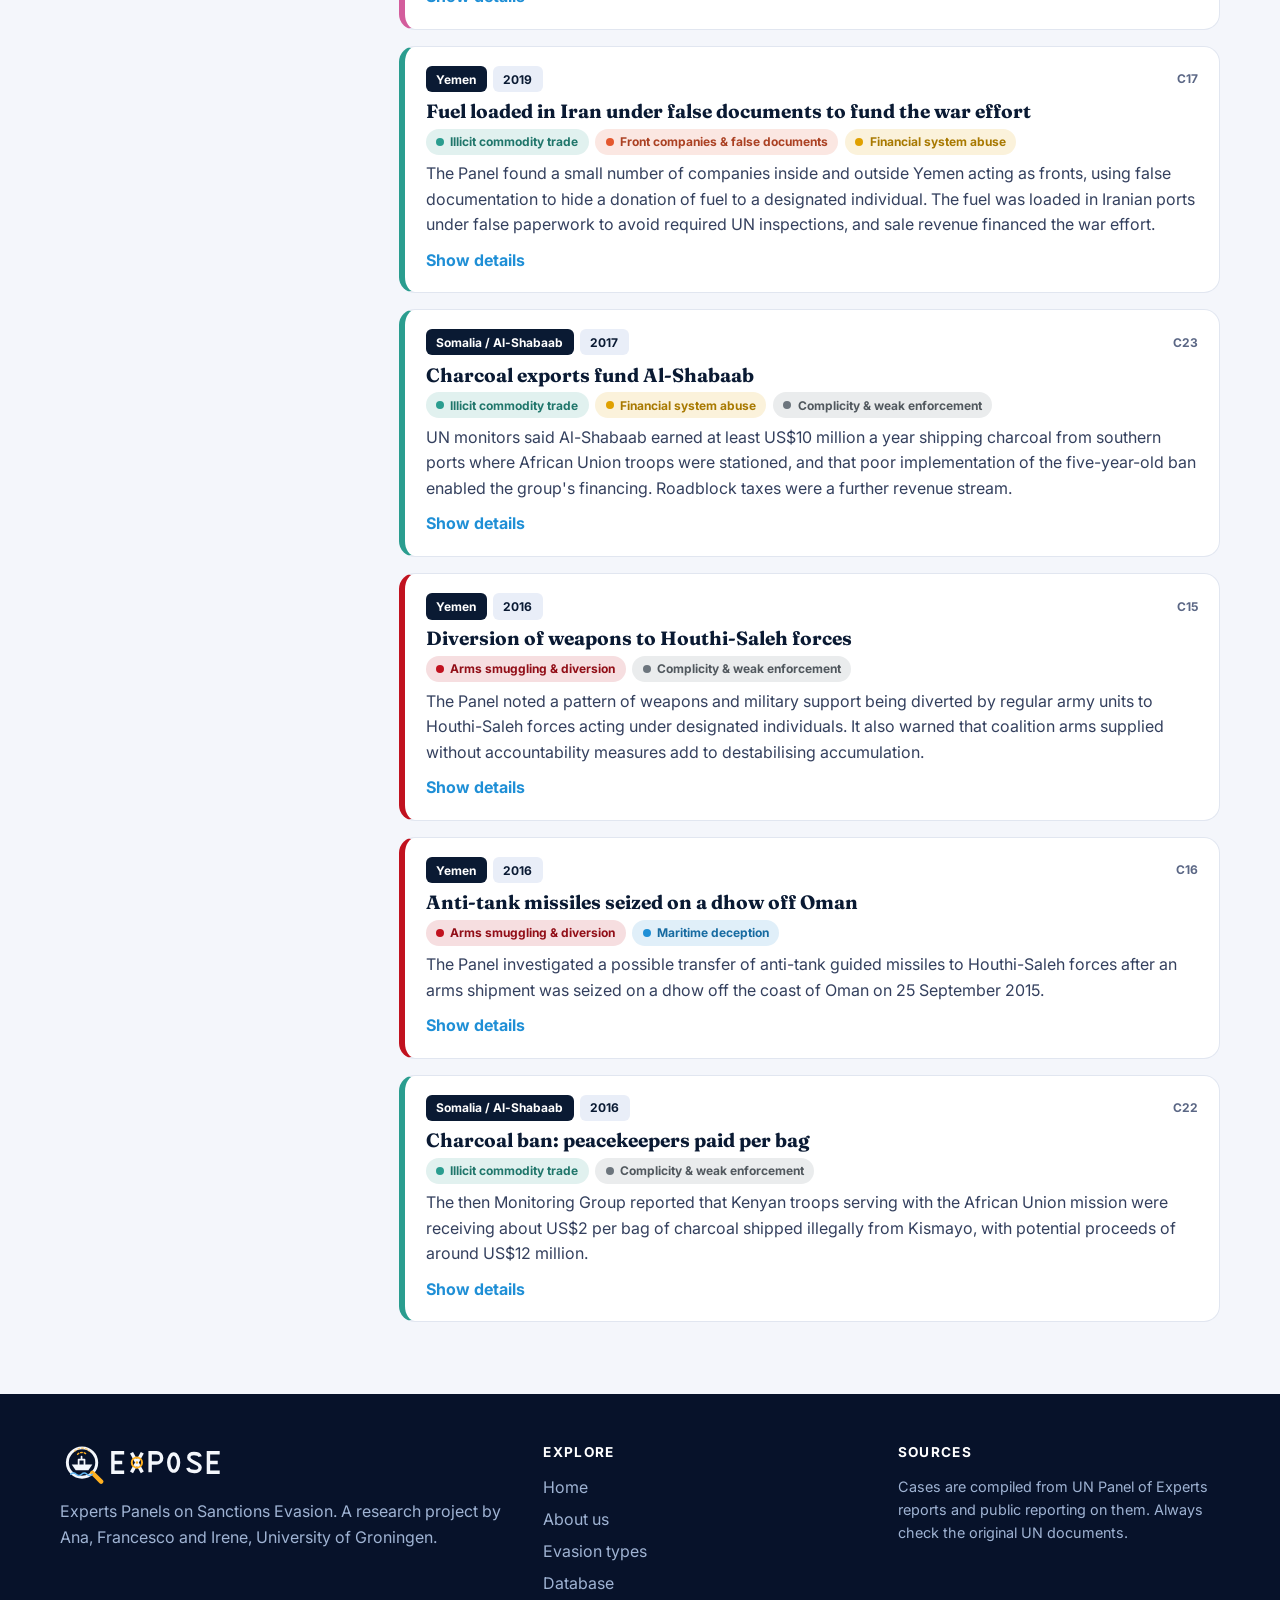
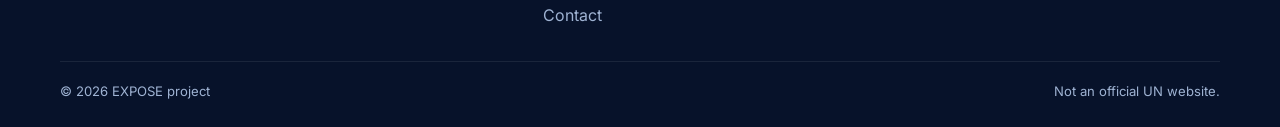
<file: database.html>
<!DOCTYPE html>
<html lang="en">
<head>
  <meta charset="utf-8">
  <meta name="viewport" content="width=device-width, initial-scale=1">
  <title>Database – EXPOSE</title>
  <meta name="description" content="Filter classified cases of UN sanctions evasion documented by the Panels of Experts.">
  <link rel="icon" href="assets/favicon.svg" type="image/svg+xml">
  <link rel="preconnect" href="https://fonts.googleapis.com">
  <link href="https://fonts.googleapis.com/css2?family=Fraunces:opsz,wght@9..144,600;9..144,700&family=Inter:wght@400;600;700;800&display=swap" rel="stylesheet">
  <link rel="stylesheet" href="css/style.css">
</head>
<body data-page="database">
  <a class="skip" href="#main">Skip to content</a>
  <header class="site-header">
    <div class="container nav">
      <a class="brand" href="index.html" aria-label="EXPOSE home"><img src="assets/logo.svg" alt="EXPOSE"></a>
      <button class="menu-toggle" aria-expanded="false" aria-controls="menu">&#9776; Menu</button>
      <ul id="menu" class="menu">
        <li><a href="index.html">Home</a></li>
        <li><a href="about.html">About us</a></li>
        <li><a href="evasion-types.html">Evasion types</a></li>
        <li><a href="database.html" aria-current="page">Database</a></li>
        <li class="cta"><a href="contact.html">Contact</a></li>
      </ul>
    </div>
  </header>

  <main id="main">
    <section class="page-hero">
      <div class="container">
        <div class="tagline">EXPOSE &middot; Experts Panels on Sanctions Evasion</div>
        <h1>The evasion database</h1>
        <p class="lead">Choose one or more categories and only the matching cases are shown. With nothing selected, every case is listed.</p>
      </div>
    </section>

    <section style="padding-top:2.4rem">
      <div class="container">
        <div class="notice"><strong>About this data.</strong> These entries are compiled from public reporting on UN Panel of Experts reports and are meant as a working sample. The &ldquo;indicator&rdquo; lines are analyst notes, not quotations from the reports. Check each case against the original UN document before citing it. To load the project's full coded dataset, edit <code>data/cases.js</code>.</div>

        <div class="db-layout">
          <aside class="filters" aria-label="Filters">
            <h3>Search</h3>
            <div class="field"><label for="q" class="label">Keyword</label><input id="q" type="text" placeholder="e.g. AIS, charcoal, crypto" autocomplete="off"></div>

            <h3>Category</h3>
            <div id="chips" class="chips" role="group" aria-label="Evasion categories"></div>

            <h3>When several are selected, show cases that match</h3>
            <div id="mode" class="seg" role="group" aria-label="Match mode">
              <button type="button" data-mode="any" aria-pressed="true">Any</button>
              <button type="button" data-mode="all" aria-pressed="false">All</button>
            </div>

            <h3>Sanctions regime</h3>
            <select id="regime" aria-label="Sanctions regime"><option value="">All regimes</option></select>

            <h3>Year</h3>
            <select id="year" aria-label="Year"><option value="">All years</option></select>

            <div class="row">
              <button id="clear" class="btn btn-outline btn-sm" type="button" style="flex:1">Clear filters</button>
            </div>
          </aside>

          <div>
            <div class="minichart">
              <h4>Categories in the current results</h4>
              <div id="chart"></div>
            </div>

            <div class="results-bar">
              <span id="count" class="count" aria-live="polite"></span>
              <span style="display:flex;gap:.6rem;align-items:center;flex-wrap:wrap">
                <label for="sort" class="label" style="margin:0">Sort by</label>
                <select id="sort" style="width:auto">
                  <option value="year-desc">Newest first</option>
                  <option value="year-asc">Oldest first</option>
                  <option value="regime">Regime</option>
                  <option value="title">Title A&ndash;Z</option>
                </select>
                <button id="csv" class="btn btn-dark btn-sm" type="button">Download CSV</button>
              </span>
            </div>
            <div id="active" class="active-filters" aria-label="Active filters"></div>
            <div id="cases" class="cases"></div>
          </div>
        </div>
      </div>
    </section>
  </main>

  <footer class="site-footer">
    <div class="container">
      <div class="foot">
        <div><img src="assets/logo.svg" alt="EXPOSE"><p>Experts Panels on Sanctions Evasion. A research project by Ana, Francesco and Irene, University of Groningen.</p></div>
        <div><h4>Explore</h4><ul><li><a href="index.html">Home</a></li><li><a href="about.html">About us</a></li><li><a href="evasion-types.html">Evasion types</a></li><li><a href="database.html">Database</a></li><li><a href="contact.html">Contact</a></li></ul></div>
        <div><h4>Sources</h4><p style="font-size:.9rem">Cases are compiled from UN Panel of Experts reports and public reporting on them. Always check the original UN documents.</p></div>
      </div>
      <div class="legal"><span>&copy; <span data-year></span> EXPOSE project</span><span>Not an official UN website.</span></div>
    </div>
  </footer>

  <script src="data/cases.js"></script>
  <script src="js/main.js"></script>
  <script src="js/database.js"></script>
</body>
</html>
</file>
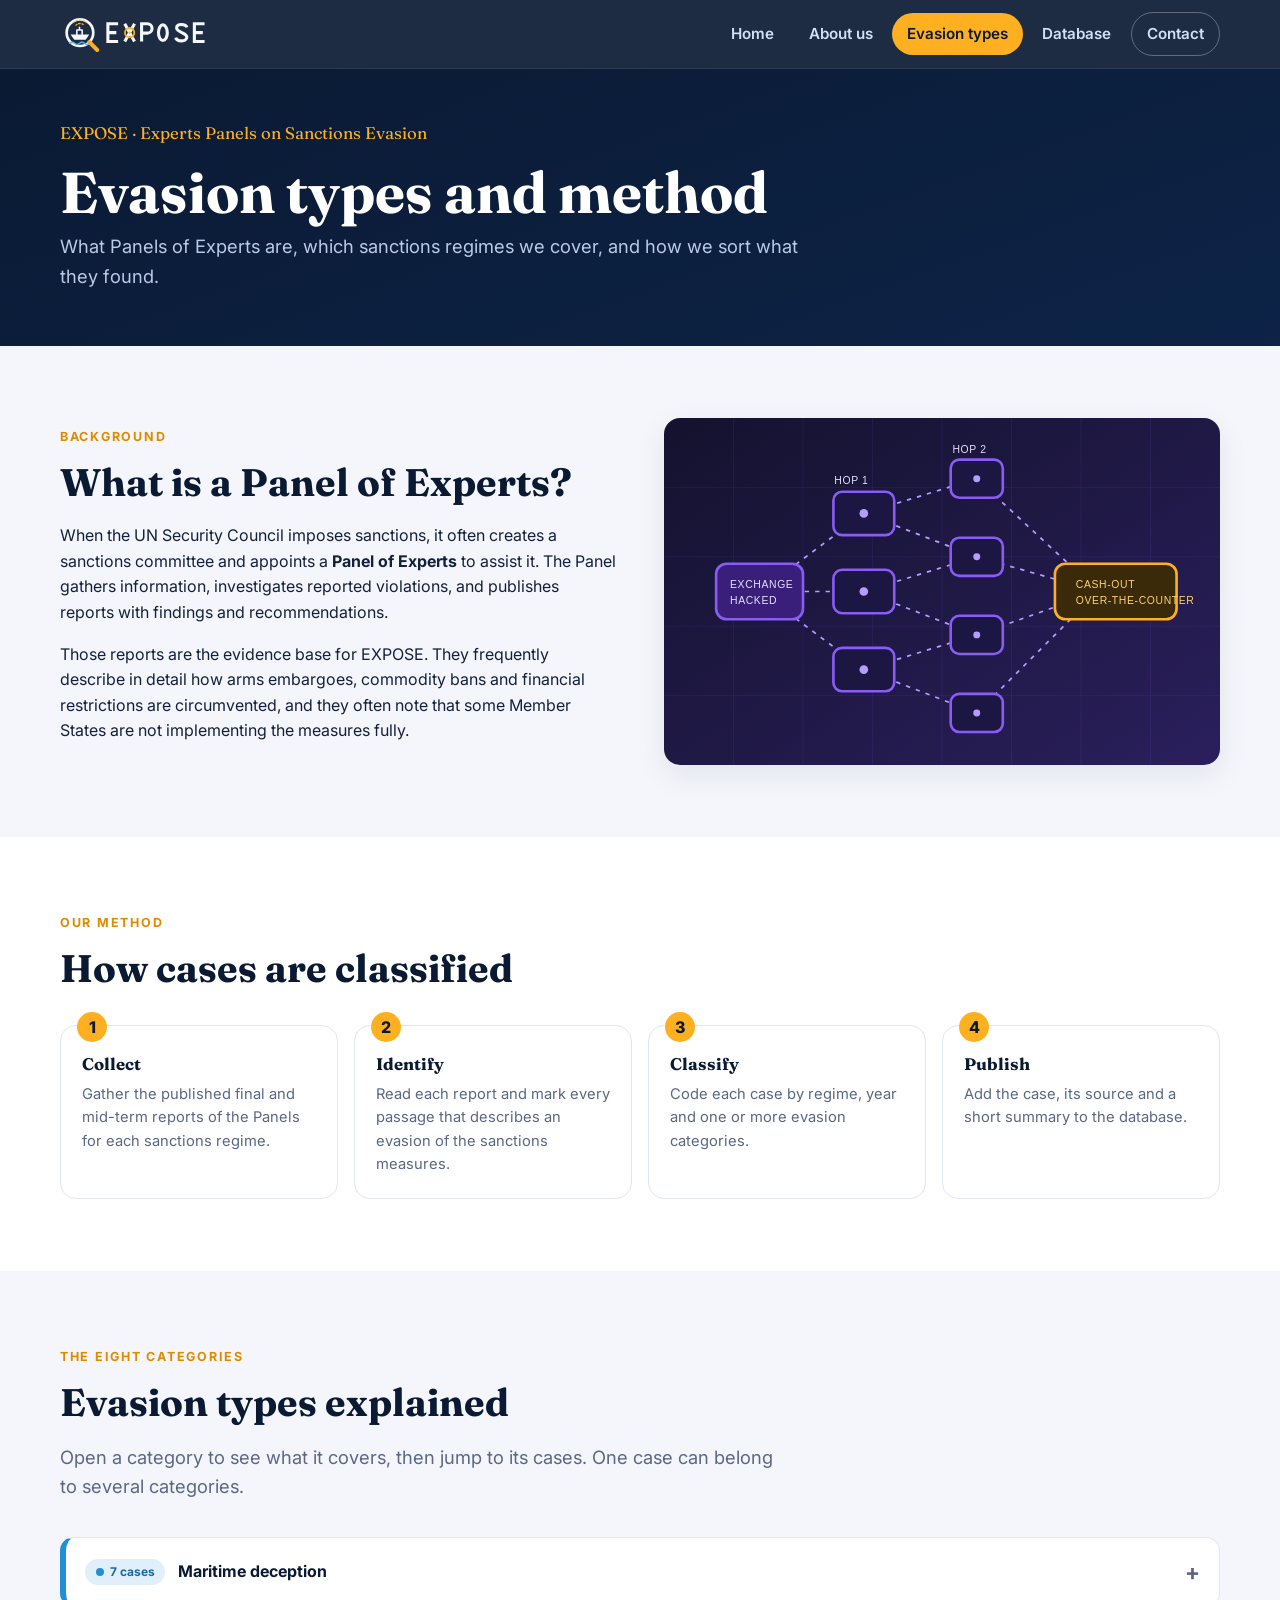
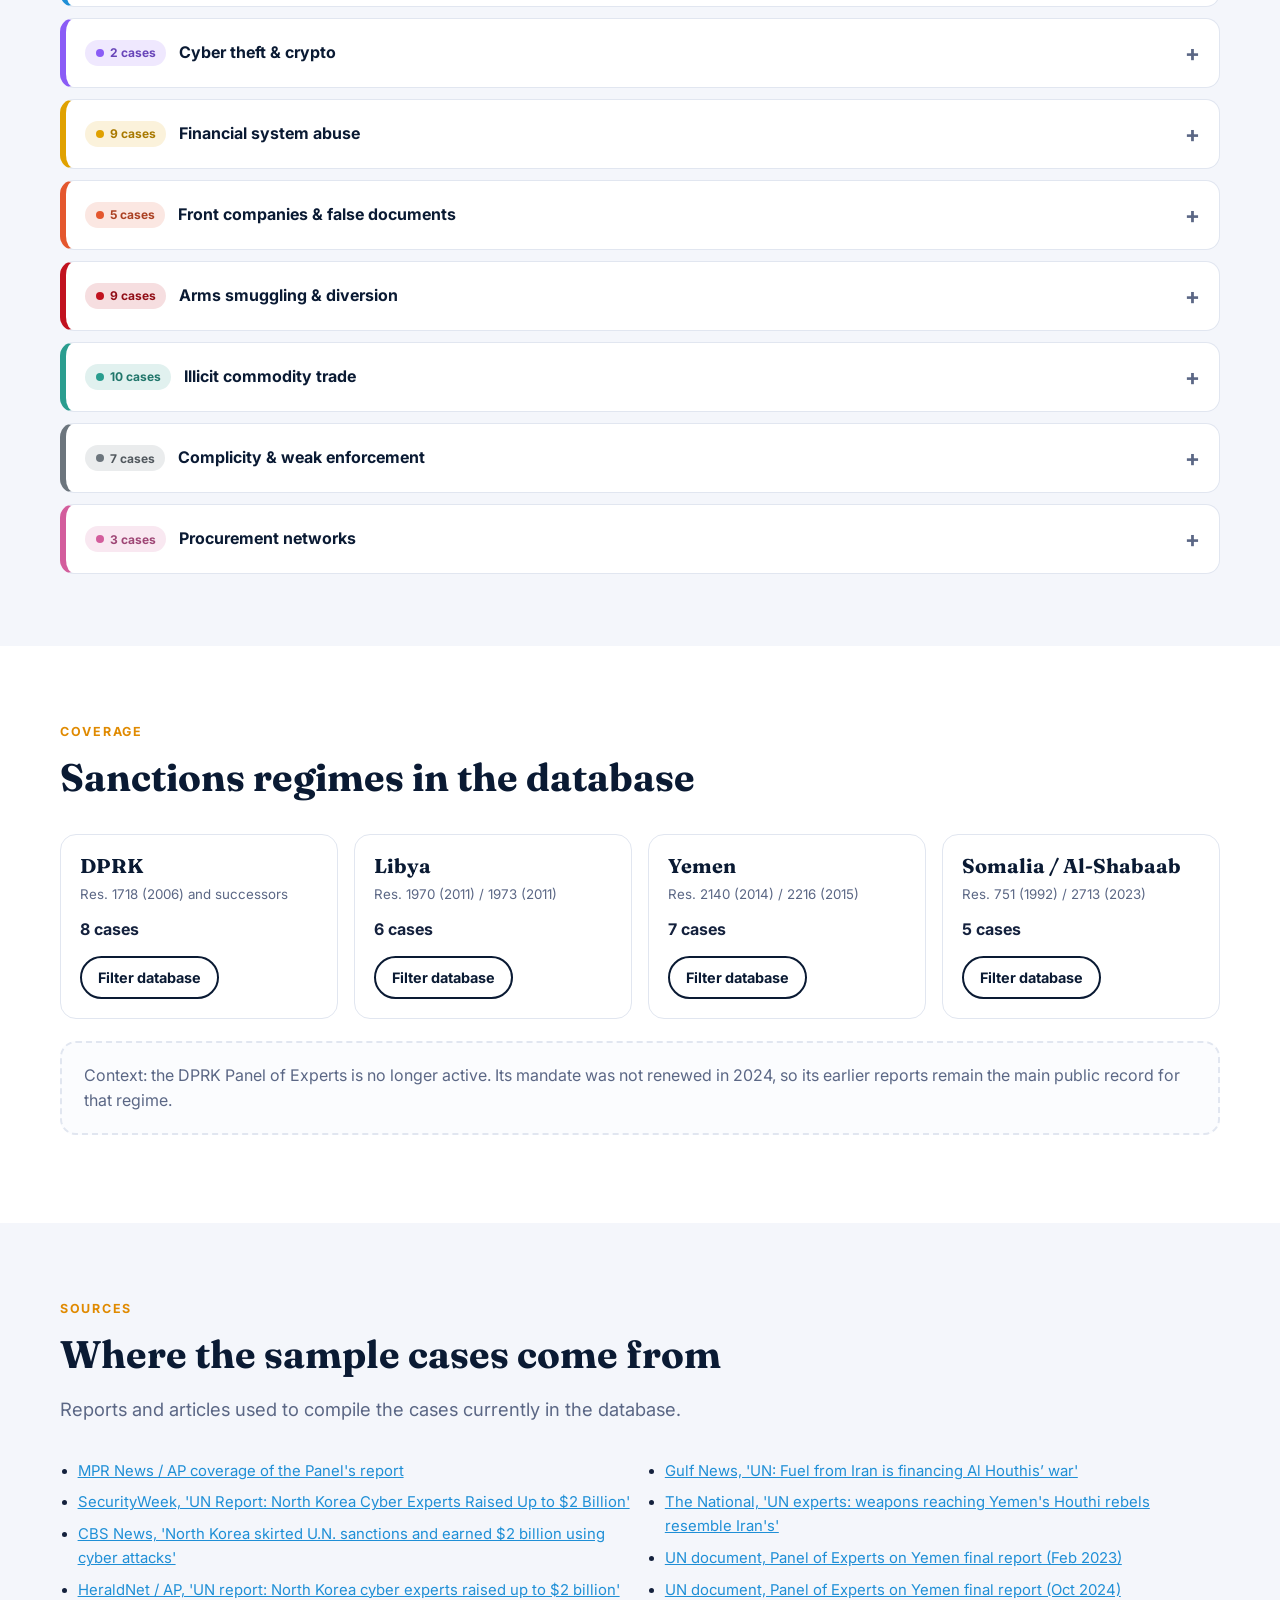
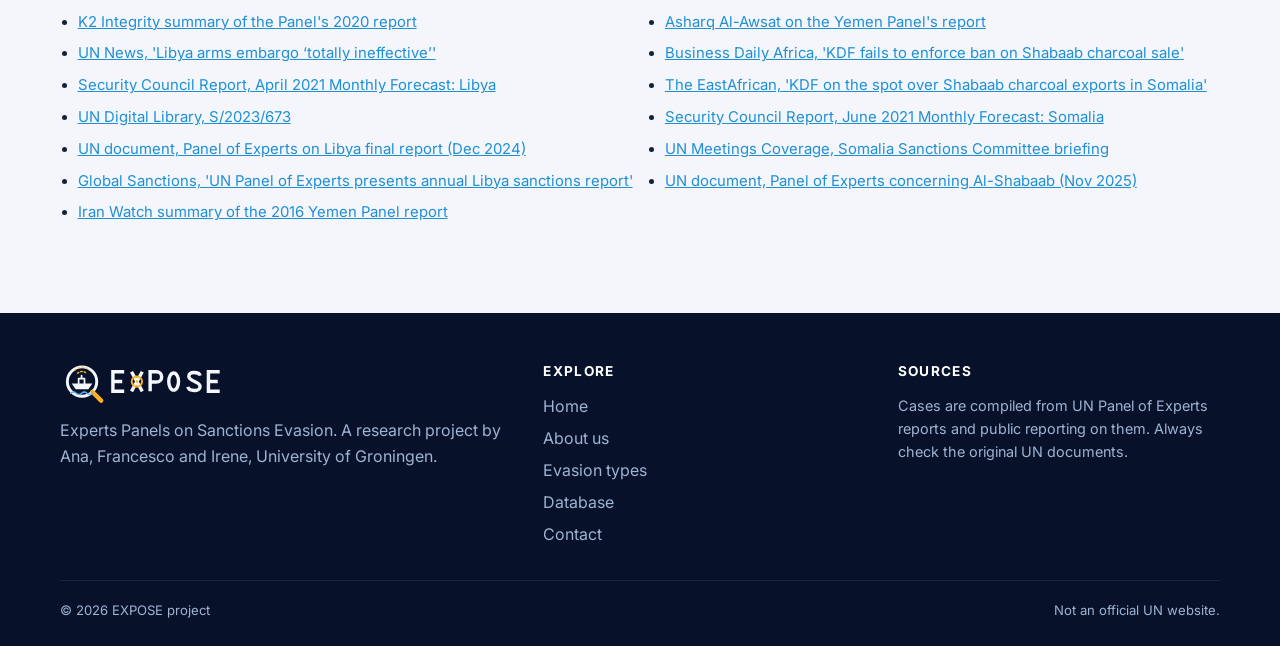
<file: evasion-types.html>
<!DOCTYPE html>
<html lang="en">
<head>
  <meta charset="utf-8">
  <meta name="viewport" content="width=device-width, initial-scale=1">
  <title>Evasion types – EXPOSE</title>
  <meta name="description" content="How EXPOSE classifies the sanctions evasion documented by UN Panels of Experts.">
  <link rel="icon" href="assets/favicon.svg" type="image/svg+xml">
  <link rel="preconnect" href="https://fonts.googleapis.com">
  <link href="https://fonts.googleapis.com/css2?family=Fraunces:opsz,wght@9..144,600;9..144,700&family=Inter:wght@400;600;700;800&display=swap" rel="stylesheet">
  <link rel="stylesheet" href="css/style.css">
</head>
<body data-page="types">
  <a class="skip" href="#main">Skip to content</a>
  <header class="site-header">
    <div class="container nav">
      <a class="brand" href="index.html" aria-label="EXPOSE home"><img src="assets/logo.svg" alt="EXPOSE"></a>
      <button class="menu-toggle" aria-expanded="false" aria-controls="menu">&#9776; Menu</button>
      <ul id="menu" class="menu">
        <li><a href="index.html">Home</a></li>
        <li><a href="about.html">About us</a></li>
        <li><a href="evasion-types.html" aria-current="page">Evasion types</a></li>
        <li><a href="database.html">Database</a></li>
        <li class="cta"><a href="contact.html">Contact</a></li>
      </ul>
    </div>
  </header>

  <main id="main">
    <section class="page-hero">
      <div class="container">
        <div class="tagline">EXPOSE &middot; Experts Panels on Sanctions Evasion</div>
        <h1>Evasion types and method</h1>
        <p class="lead">What Panels of Experts are, which sanctions regimes we cover, and how we sort what they found.</p>
      </div>
    </section>

    <section>
      <div class="container split">
        <div class="reveal">
          <span class="eyebrow">Background</span>
          <h2>What is a Panel of Experts?</h2>
          <p>When the UN Security Council imposes sanctions, it often creates a sanctions committee and appoints a <strong>Panel of Experts</strong> to assist it. The Panel gathers information, investigates reported violations, and publishes reports with findings and recommendations.</p>
          <p>Those reports are the evidence base for EXPOSE. They frequently describe in detail how arms embargoes, commodity bans and financial restrictions are circumvented, and they often note that some Member States are not implementing the measures fully.</p>
        </div>
        <div class="reveal">
          <img class="rounded" src="assets/img/cyber-wallets.svg" alt="Illustration: stolen funds moving through many wallets before being cashed out" loading="lazy">
        </div>
      </div>
    </section>

    <section class="section-alt">
      <div class="container">
        <div class="section-head reveal">
          <span class="eyebrow">Our method</span>
          <h2>How cases are classified</h2>
          <!-- Edit these four steps to match your actual coding procedure -->
        </div>
        <div class="steps">
          <div class="step reveal"><h3>Collect</h3><p>Gather the published final and mid-term reports of the Panels for each sanctions regime.</p></div>
          <div class="step reveal"><h3>Identify</h3><p>Read each report and mark every passage that describes an evasion of the sanctions measures.</p></div>
          <div class="step reveal"><h3>Classify</h3><p>Code each case by regime, year and one or more evasion categories.</p></div>
          <div class="step reveal"><h3>Publish</h3><p>Add the case, its source and a short summary to the database.</p></div>
        </div>
      </div>
    </section>

    <section>
      <div class="container">
        <div class="section-head reveal">
          <span class="eyebrow">The eight categories</span>
          <h2>Evasion types explained</h2>
          <p class="lead">Open a category to see what it covers, then jump to its cases. One case can belong to several categories.</p>
        </div>
        <div id="acc" class="acc"></div>
      </div>
    </section>

    <section class="section-alt">
      <div class="container">
        <div class="section-head reveal">
          <span class="eyebrow">Coverage</span>
          <h2>Sanctions regimes in the database</h2>
        </div>
        <div id="regimes" class="regimes"></div>
        <p class="placeholder-note" style="margin-top:1.4rem">Context: the DPRK Panel of Experts is no longer active. Its mandate was not renewed in 2024, so its earlier reports remain the main public record for that regime.</p>
      </div>
    </section>

    <section>
      <div class="container">
        <div class="section-head reveal">
          <span class="eyebrow">Sources</span>
          <h2>Where the sample cases come from</h2>
          <p class="lead">Reports and articles used to compile the cases currently in the database.</p>
        </div>
        <ul id="sources" class="sources"></ul>
      </div>
    </section>
  </main>

  <footer class="site-footer">
    <div class="container">
      <div class="foot">
        <div><img src="assets/logo.svg" alt="EXPOSE"><p>Experts Panels on Sanctions Evasion. A research project by Ana, Francesco and Irene, University of Groningen.</p></div>
        <div><h4>Explore</h4><ul><li><a href="index.html">Home</a></li><li><a href="about.html">About us</a></li><li><a href="evasion-types.html">Evasion types</a></li><li><a href="database.html">Database</a></li><li><a href="contact.html">Contact</a></li></ul></div>
        <div><h4>Sources</h4><p style="font-size:.9rem">Cases are compiled from UN Panel of Experts reports and public reporting on them. Always check the original UN documents.</p></div>
      </div>
      <div class="legal"><span>&copy; <span data-year></span> EXPOSE project</span><span>Not an official UN website.</span></div>
    </div>
  </footer>

  <script src="data/cases.js"></script>
  <script src="js/main.js"></script>
  <script>
  (function () {
    var D = window.EXPOSE_DATA;
    var acc = document.getElementById("acc");
    D.categories.forEach(function (cat) {
      var list = D.cases.filter(function (c) { return c.categories.indexOf(cat.id) > -1; });
      var d = document.createElement("details");
      d.style.setProperty("--c", cat.color);
      var s = document.createElement("summary");
      s.innerHTML = "<span class='tag'></span><span class='t'></span>";
      s.querySelector(".tag").style.setProperty("--c", cat.color);
      s.querySelector(".tag").textContent = list.length + (list.length === 1 ? " case" : " cases");
      s.querySelector(".t").textContent = cat.label;
      var b = document.createElement("div"); b.className = "body";
      var p = document.createElement("p"); p.textContent = cat.blurb; b.appendChild(p);
      if (list.length) {
        var ul = document.createElement("ul");
        list.slice(0, 4).forEach(function (c) { var li = document.createElement("li"); li.textContent = c.title + " (" + c.year + ")"; ul.appendChild(li); });
        b.appendChild(ul);
      }
      var a = document.createElement("a"); a.className = "btn btn-dark btn-sm"; a.href = "database.html?cat=" + cat.id; a.textContent = "See these cases →"; b.appendChild(a);
      d.appendChild(s); d.appendChild(b); acc.appendChild(d);
    });

    var rg = document.getElementById("regimes");
    D.regimes.forEach(function (r) {
      var n = D.cases.filter(function (c) { return c.regime === r.id; }).length;
      var div = document.createElement("div"); div.className = "regime";
      div.innerHTML = "<h3></h3><small></small><p style='margin:.7rem 0 .8rem;font-weight:700'></p><a class='btn btn-outline btn-sm'>Filter database</a>";
      div.querySelector("h3").textContent = r.label;
      div.querySelector("small").textContent = r.res;
      div.querySelector("p").textContent = n + " cases";
      div.querySelector("a").href = "database.html?regime=" + r.id;
      rg.appendChild(div);
    });

    var seen = {}, src = document.getElementById("sources");
    D.cases.forEach(function (c) {
      if (seen[c.sourceUrl]) return; seen[c.sourceUrl] = 1;
      var li = document.createElement("li"), a = document.createElement("a");
      a.href = c.sourceUrl; a.target = "_blank"; a.rel = "noopener"; a.textContent = c.sourceTitle;
      li.appendChild(a); src.appendChild(li);
    });
  })();
  </script>
</body>
</html>
</file>
<file: css/style.css>
/* EXPOSE – Experts Panels on Sanctions Evasion */
:root{
  --navy:#0a1a33; --navy-2:#102a52; --navy-3:#17386b;
  --ink:#14213d; --muted:#5b6785; --bg:#f4f6fb; --card:#fff; --line:#e1e6f0;
  --amber:#ffb020; --amber-d:#e08a00; --teal:#2ec4b6; --blue:#1f8fd6;
  --radius:16px; --shadow:0 10px 30px rgba(10,26,51,.08);
  --serif:"Fraunces",Georgia,"Times New Roman",serif;
  --sans:"Inter",system-ui,-apple-system,"Segoe UI",Roboto,Arial,sans-serif;
}
*{box-sizing:border-box}
html{scroll-behavior:smooth}
body{margin:0;font-family:var(--sans);color:var(--ink);background:var(--bg);line-height:1.6;-webkit-font-smoothing:antialiased}
img{max-width:100%;display:block}
a{color:var(--blue)}
h1,h2,h3{font-family:var(--serif);line-height:1.15;margin:0 0 .5em;color:var(--navy)}
h1{font-size:clamp(2.2rem,5vw,3.6rem)} h2{font-size:clamp(1.7rem,3vw,2.4rem)} h3{font-size:1.25rem}
p{margin:0 0 1em}
.container{width:min(1160px,92vw);margin-inline:auto}
.skip{position:absolute;left:-999px;top:0;background:var(--amber);color:#000;padding:.6rem 1rem;z-index:100}
.skip:focus{left:8px;top:8px}
.eyebrow{display:inline-block;font-size:.78rem;font-weight:700;letter-spacing:.14em;text-transform:uppercase;color:var(--amber-d);margin-bottom:.8rem}
.lead{font-size:1.15rem;color:var(--muted);max-width:62ch}

/* header / menu */
.site-header{position:sticky;top:0;z-index:50;background:rgba(10,26,51,.92);backdrop-filter:blur(10px);border-bottom:1px solid rgba(255,255,255,.08)}
.nav{display:flex;align-items:center;justify-content:space-between;height:68px}
.brand img{height:40px;width:auto}
.menu{display:flex;gap:.25rem;list-style:none;margin:0;padding:0;align-items:center}
.menu a{display:block;padding:.55rem .95rem;border-radius:999px;color:#cfe0f7;text-decoration:none;font-weight:600;font-size:.95rem;transition:.2s}
.menu a:hover{background:rgba(255,255,255,.08);color:#fff}
.menu a[aria-current="page"]{color:#0a1a33;background:var(--amber)}
.menu .cta a{border:1px solid rgba(255,255,255,.3)}
.menu-toggle{display:none;background:none;border:1px solid rgba(255,255,255,.3);color:#fff;border-radius:10px;padding:.45rem .7rem;font-size:1rem;cursor:pointer}
@media(max-width:860px){
  .menu-toggle{display:block}
  .menu{position:absolute;left:0;right:0;top:68px;background:var(--navy);flex-direction:column;align-items:stretch;padding:.8rem 4vw 1.2rem;display:none;border-bottom:1px solid rgba(255,255,255,.1)}
  .menu.open{display:flex}
}

/* buttons */
.btn{display:inline-flex;align-items:center;gap:.5rem;padding:.8rem 1.4rem;border-radius:999px;font-weight:700;text-decoration:none;border:2px solid transparent;cursor:pointer;font-size:1rem;font-family:inherit;transition:transform .15s,box-shadow .15s,background .2s}
.btn:hover{transform:translateY(-2px)}
.btn-primary{background:var(--amber);color:#0a1a33;box-shadow:0 8px 20px rgba(255,176,32,.35)}
.btn-ghost{border-color:rgba(255,255,255,.4);color:#fff}
.btn-ghost:hover{background:rgba(255,255,255,.1)}
.btn-dark{background:var(--navy);color:#fff}
.btn-outline{border-color:var(--navy);color:var(--navy);background:transparent}
.btn-sm{padding:.5rem 1rem;font-size:.9rem}

/* hero */
.hero{background:radial-gradient(1200px 600px at 80% 0%,#1d4a8a 0%,transparent 60%),linear-gradient(160deg,var(--navy) 0%,#07122a 100%);color:#e9f0fb;padding:4.5rem 0 5.5rem;overflow:hidden}
.hero .grid{display:grid;grid-template-columns:1.05fr .95fr;gap:2.5rem;align-items:center}
.hero h1{color:#fff;font-size:clamp(1.9rem,3.6vw,2.8rem)}
.hero .logo-big{width:min(460px,100%);margin-bottom:1.2rem}
.expansion{display:flex;flex-wrap:wrap;gap:.35rem .7rem;font-family:var(--serif);font-size:clamp(1.15rem,2vw,1.5rem);margin:0 0 1.2rem;color:#cfe0f7}
.expansion b{color:var(--amber)}
.hero .lead{color:#b9cbe6}
.hero .actions{display:flex;flex-wrap:wrap;gap:.8rem;margin-top:1.6rem}
.hero-art img{width:100%;filter:drop-shadow(0 20px 40px rgba(0,0,0,.35))}
@media(max-width:900px){.hero .grid{grid-template-columns:1fr}}
.page-hero{background:linear-gradient(160deg,var(--navy),#0d2347);color:#cfe0f7;padding:3.2rem 0 3.4rem}
.page-hero h1{color:#fff;margin-bottom:.4rem}
.page-hero .tagline{font-family:var(--serif);color:var(--amber);font-size:1.05rem;margin-bottom:.8rem}
.page-hero .lead{color:#b9cbe6;margin:0}

/* sections */
section{padding:4.5rem 0}
.section-alt{background:#fff}
.section-head{max-width:720px;margin-bottom:2.2rem}
.split{display:grid;grid-template-columns:1fr 1fr;gap:3rem;align-items:center}
@media(max-width:860px){.split{grid-template-columns:1fr}}
.rounded{border-radius:var(--radius);box-shadow:var(--shadow)}

/* stats */
.stats{background:var(--navy-2);color:#fff;padding:0}
.stats .row{display:grid;grid-template-columns:repeat(4,1fr)}
.stat{padding:1.8rem 1rem;text-align:center;border-right:1px solid rgba(255,255,255,.08)}
.stat:last-child{border-right:0}
.stat .num{font-family:var(--serif);font-size:2.6rem;font-weight:700;color:var(--amber);line-height:1}
.stat .lab{font-size:.85rem;color:#a9bddb;letter-spacing:.06em;text-transform:uppercase;margin-top:.4rem}
@media(max-width:700px){.stats .row{grid-template-columns:repeat(2,1fr)}.stat{border-bottom:1px solid rgba(255,255,255,.08)}}

/* pillars */
.pillars{display:grid;grid-template-columns:repeat(3,1fr);gap:1rem;margin-top:1.5rem}
.pillar{background:var(--bg);border-radius:12px;padding:1rem 1.1rem;border:1px solid var(--line)}
.pillar b{display:block;color:var(--navy);margin-bottom:.2rem}
.pillar span{font-size:.92rem;color:var(--muted)}
@media(max-width:700px){.pillars{grid-template-columns:1fr}}

/* stepper */
.stepper{display:grid;grid-template-columns:1fr 1fr;gap:2.5rem;align-items:center}
@media(max-width:900px){.stepper{grid-template-columns:1fr}}
.tabs{display:flex;gap:.5rem;flex-wrap:wrap;margin-bottom:1.2rem}
.tab{border:1px solid var(--line);background:#fff;border-radius:999px;padding:.5rem 1rem;font-weight:600;cursor:pointer;font-family:inherit;color:var(--muted);transition:.2s}
.tab[aria-selected="true"]{background:var(--navy);color:#fff;border-color:var(--navy)}
.tabpanel{background:var(--bg);border:1px solid var(--line);border-radius:var(--radius);padding:1.4rem 1.5rem;min-height:170px}
.tabpanel h3{margin-bottom:.4rem}
.progress{height:6px;border-radius:99px;background:var(--line);margin-top:1.2rem;overflow:hidden}
.progress i{display:block;height:100%;background:var(--amber);width:25%;transition:width .35s}

/* category cards */
.cat-grid{display:grid;grid-template-columns:repeat(auto-fill,minmax(250px,1fr));gap:1.1rem}
.cat-card{display:block;text-decoration:none;color:inherit;background:#fff;border:1px solid var(--line);border-radius:var(--radius);padding:1.3rem 1.3rem 1.2rem;border-top:5px solid var(--c);transition:transform .2s,box-shadow .2s;position:relative}
.cat-card:hover{transform:translateY(-4px);box-shadow:var(--shadow)}
.cat-card h3{margin-bottom:.35rem}
.cat-card p{font-size:.93rem;color:var(--muted);margin-bottom:.8rem}
.cat-card .count{font-weight:700;font-size:.85rem;color:var(--c)}
.cat-card .arrow{position:absolute;right:1.1rem;bottom:1rem;transition:transform .2s}
.cat-card:hover .arrow{transform:translateX(4px)}

/* spotlight */
.spotlight{background:var(--navy);color:#dbe8fb;border-radius:24px;padding:2.4rem;display:grid;grid-template-columns:1.2fr .8fr;gap:2rem;align-items:center}
.spotlight h2,.spotlight h3{color:#fff}
.spotlight .meta{display:flex;gap:.5rem;flex-wrap:wrap;margin-bottom:.8rem}
.spotlight img{border-radius:14px}
@media(max-width:860px){.spotlight{grid-template-columns:1fr}}

/* tags */
.tag{display:inline-flex;align-items:center;gap:.4rem;font-size:.75rem;font-weight:700;padding:.22rem .65rem;border-radius:999px;background:color-mix(in srgb,var(--c,#999) 14%,white);color:color-mix(in srgb,var(--c,#555) 75%,black);white-space:nowrap}
.tag::before{content:"";width:8px;height:8px;border-radius:50%;background:var(--c,#999)}
.badge{font-size:.75rem;font-weight:700;padding:.22rem .65rem;border-radius:6px;background:var(--navy);color:#fff}
.badge.light{background:rgba(255,255,255,.14);color:#fff}
.badge.year{background:#e9eef8;color:var(--navy)}

/* team */
.team{display:grid;grid-template-columns:repeat(3,1fr);gap:1.2rem}
@media(max-width:860px){.team{grid-template-columns:1fr}}
.person{background:#fff;border:1px solid var(--line);border-radius:var(--radius);padding:1.6rem;text-align:center;transition:.2s}
.person:hover{box-shadow:var(--shadow);transform:translateY(-3px)}
.avatar{width:96px;height:96px;border-radius:50%;margin:0 auto 1rem;display:grid;place-items:center;font-family:var(--serif);font-size:2.2rem;font-weight:700;color:#fff;background:linear-gradient(135deg,var(--navy-3),var(--blue));border:4px solid #fff;box-shadow:0 0 0 2px var(--amber)}
.person h3{margin-bottom:.1rem}
.person .role{color:var(--amber-d);font-weight:700;font-size:.85rem;letter-spacing:.04em;margin-bottom:.7rem}
.person p{color:var(--muted);font-size:.95rem}
.placeholder-note{border:2px dashed var(--line);border-radius:var(--radius);padding:1.2rem 1.4rem;color:var(--muted);background:#fbfcfe}
.uni{display:flex;align-items:center;gap:.9rem;background:#fff;border:1px solid var(--line);border-radius:var(--radius);padding:1rem 1.2rem;margin-top:1.4rem}
.uni .dot{width:42px;height:42px;border-radius:12px;background:var(--navy);display:grid;place-items:center;color:var(--amber);font-weight:800;font-family:var(--serif)}

/* database */
.db-layout{display:grid;grid-template-columns:310px 1fr;gap:1.8rem;align-items:start}
@media(max-width:940px){.db-layout{grid-template-columns:1fr}}
.filters{background:#fff;border:1px solid var(--line);border-radius:var(--radius);padding:1.3rem;position:sticky;top:86px}
@media(max-width:940px){.filters{position:static}}
.filters h3{font-size:1.05rem;margin:1.1rem 0 .6rem;font-family:var(--sans);font-weight:700}
.filters h3:first-child{margin-top:0}
.field label,.label{display:block;font-weight:600;font-size:.85rem;margin-bottom:.3rem;color:var(--muted)}
input[type=text],input[type=email],select,textarea{width:100%;padding:.7rem .85rem;border:1.5px solid var(--line);border-radius:10px;font:inherit;background:#fff;color:var(--ink)}
input:focus,select:focus,textarea:focus{outline:3px solid rgba(31,143,214,.25);border-color:var(--blue)}
.chips{display:flex;flex-direction:column;gap:.45rem}
.chip{display:flex;align-items:center;gap:.6rem;padding:.55rem .7rem;border:1.5px solid var(--line);border-radius:10px;cursor:pointer;background:#fff;transition:.15s;font-size:.92rem;user-select:none}
.chip:hover{border-color:var(--c)}
.chip input{position:absolute;opacity:0;pointer-events:none}
.chip .sw{width:14px;height:14px;border-radius:4px;background:var(--c);flex:none}
.chip .n{margin-left:auto;font-size:.75rem;color:var(--muted);background:var(--bg);border-radius:99px;padding:.05rem .5rem}
.chip:has(input:checked){background:color-mix(in srgb,var(--c) 12%,white);border-color:var(--c);font-weight:700}
.chip:has(input:focus-visible){outline:3px solid rgba(31,143,214,.35)}
.seg{display:flex;border:1.5px solid var(--line);border-radius:10px;overflow:hidden}
.seg button{flex:1;border:0;background:#fff;padding:.5rem;font:inherit;font-weight:600;cursor:pointer;color:var(--muted)}
.seg button[aria-pressed="true"]{background:var(--navy);color:#fff}
.filters .row{display:flex;gap:.5rem;margin-top:1.2rem}
.results-bar{display:flex;flex-wrap:wrap;gap:.8rem;align-items:center;justify-content:space-between;margin-bottom:1rem}
.results-bar .count{font-weight:700;color:var(--navy)}
.active-filters{display:flex;flex-wrap:wrap;gap:.4rem;margin-bottom:1rem}
.pill-x{border:0;font:inherit;font-size:.8rem;font-weight:600;background:var(--navy);color:#fff;border-radius:99px;padding:.25rem .7rem;cursor:pointer}
.pill-x::after{content:" \00d7";opacity:.7}
.minichart{background:#fff;border:1px solid var(--line);border-radius:var(--radius);padding:1rem 1.2rem;margin-bottom:1.2rem}
.minichart h4{margin:0 0 .6rem;font-size:.85rem;color:var(--muted);text-transform:uppercase;letter-spacing:.08em}
.bar-row{display:grid;grid-template-columns:150px 1fr 28px;align-items:center;gap:.6rem;font-size:.82rem;margin:.28rem 0}
.bar-row .track{height:10px;background:var(--bg);border-radius:99px;overflow:hidden}
.bar-row .fill{height:100%;border-radius:99px;background:var(--c);transition:width .4s}
@media(max-width:560px){.bar-row{grid-template-columns:110px 1fr 24px}}
.cases{display:grid;gap:1rem}
.case{background:#fff;border:1px solid var(--line);border-left:6px solid var(--c);border-radius:var(--radius);padding:1.2rem 1.3rem;animation:in .35s both}
@keyframes in{from{opacity:0;transform:translateY(8px)}to{opacity:1;transform:none}}
.case .top{display:flex;flex-wrap:wrap;gap:.4rem;align-items:center;margin-bottom:.5rem}
.case .id{font-size:.75rem;color:var(--muted);font-weight:700;margin-left:auto}
.case h3{margin:.1rem 0 .4rem;font-size:1.2rem}
.case p{color:#34405e;margin-bottom:.6rem}
.case .tags{display:flex;flex-wrap:wrap;gap:.4rem;margin-bottom:.4rem}
.case .more{display:none;border-top:1px dashed var(--line);margin-top:.8rem;padding-top:.8rem;font-size:.93rem}
.case.open .more{display:block}
.case .more dt{font-weight:700;color:var(--navy);font-size:.78rem;letter-spacing:.06em;text-transform:uppercase;margin-top:.6rem}
.case .more dd{margin:0}
.toggle{background:none;border:0;color:var(--blue);font:inherit;font-weight:700;cursor:pointer;padding:0}
.empty{text-align:center;background:#fff;border:2px dashed var(--line);border-radius:var(--radius);padding:3rem 1rem;color:var(--muted)}
.notice{background:#fff8e6;border:1px solid #ffe2a3;border-radius:12px;padding:.9rem 1.1rem;font-size:.9rem;color:#6b4a00;margin-bottom:1.2rem}

/* accordion */
.acc{display:grid;gap:.7rem}
.acc details{background:#fff;border:1px solid var(--line);border-radius:14px;border-left:6px solid var(--c);padding:0}
.acc summary{list-style:none;cursor:pointer;padding:1rem 1.2rem;font-weight:700;display:flex;align-items:center;gap:.8rem;color:var(--navy)}
.acc summary::-webkit-details-marker{display:none}
.acc summary::after{content:"+";margin-left:auto;font-size:1.4rem;color:var(--muted);transition:.2s}
.acc details[open] summary::after{content:"\2212"}
.acc .body{padding:0 1.2rem 1.2rem;color:#34405e}
.acc .body ul{margin:.3rem 0 .8rem;padding-left:1.1rem}

/* timeline / steps */
.steps{counter-reset:s;display:grid;grid-template-columns:repeat(4,1fr);gap:1rem}
@media(max-width:900px){.steps{grid-template-columns:1fr 1fr}}
@media(max-width:560px){.steps{grid-template-columns:1fr}}
.step{background:#fff;border:1px solid var(--line);border-radius:var(--radius);padding:1.3rem;position:relative}
.step::before{counter-increment:s;content:counter(s);position:absolute;top:-14px;left:16px;background:var(--amber);color:var(--navy);width:30px;height:30px;border-radius:50%;display:grid;place-items:center;font-weight:800}
.step h3{margin-top:.5rem;font-size:1.05rem}
.step p{font-size:.92rem;color:var(--muted);margin:0}
.regimes{display:grid;grid-template-columns:repeat(auto-fit,minmax(220px,1fr));gap:1rem}
.regime{background:#fff;border:1px solid var(--line);border-radius:var(--radius);padding:1.2rem}
.regime h3{margin-bottom:.2rem}
.regime small{color:var(--muted)}
.sources{columns:2;column-gap:2rem;padding-left:1.1rem}
@media(max-width:700px){.sources{columns:1}}
.sources li{margin-bottom:.5rem;break-inside:avoid;font-size:.93rem}

/* contact */
.form-card{background:#fff;border:1px solid var(--line);border-radius:24px;padding:2rem;box-shadow:var(--shadow)}
.form-grid{display:grid;grid-template-columns:1fr 1fr;gap:1rem}
.form-grid .full{grid-column:1/-1}
@media(max-width:640px){.form-grid{grid-template-columns:1fr}}
.field .err{display:none;color:#c1121f;font-size:.82rem;margin-top:.3rem;font-weight:600}
.field.invalid .err{display:block}
.field.invalid input,.field.invalid select,.field.invalid textarea{border-color:#c1121f}
.hp{position:absolute;left:-9999px}
.counter{font-size:.78rem;color:var(--muted);text-align:right}
.success{display:none;background:#e8f8f0;border:1px solid #a6e3c4;color:#0d5c37;border-radius:14px;padding:1.2rem 1.4rem;margin-top:1.2rem}
.success.show{display:block}
.contact-grid{display:grid;grid-template-columns:1.5fr 1fr;gap:2rem;align-items:start}
@media(max-width:900px){.contact-grid{grid-template-columns:1fr}}
.contact-side{display:grid;gap:1rem;align-content:start}
.info{background:#fff;border:1px solid var(--line);border-radius:var(--radius);padding:1.2rem 1.3rem}
.info h3{font-size:1.05rem;margin-bottom:.3rem}
.info p{margin:0;color:var(--muted);font-size:.93rem}

/* footer */
.site-footer{background:#07122a;color:#9fb3d3;padding:3rem 0 1.6rem}
.foot{display:grid;grid-template-columns:1.4fr 1fr 1fr;gap:2rem}
@media(max-width:760px){.foot{grid-template-columns:1fr}}
.site-footer img{height:44px;margin-bottom:.8rem}
.site-footer h4{color:#fff;margin:0 0 .7rem;font-size:.85rem;letter-spacing:.1em;text-transform:uppercase}
.site-footer ul{list-style:none;margin:0;padding:0;display:grid;gap:.4rem}
.site-footer a{color:#9fb3d3;text-decoration:none}.site-footer a:hover{color:#fff}
.legal{border-top:1px solid rgba(255,255,255,.08);margin-top:2rem;padding-top:1.2rem;font-size:.82rem;display:flex;flex-wrap:wrap;justify-content:space-between;gap:.6rem}

/* reveal */
.reveal{opacity:0;transform:translateY(18px);transition:opacity .7s,transform .7s}
.reveal.in{opacity:1;transform:none}
@media(prefers-reduced-motion:reduce){.reveal{opacity:1;transform:none;transition:none}*{animation:none!important;scroll-behavior:auto}}
</file>
